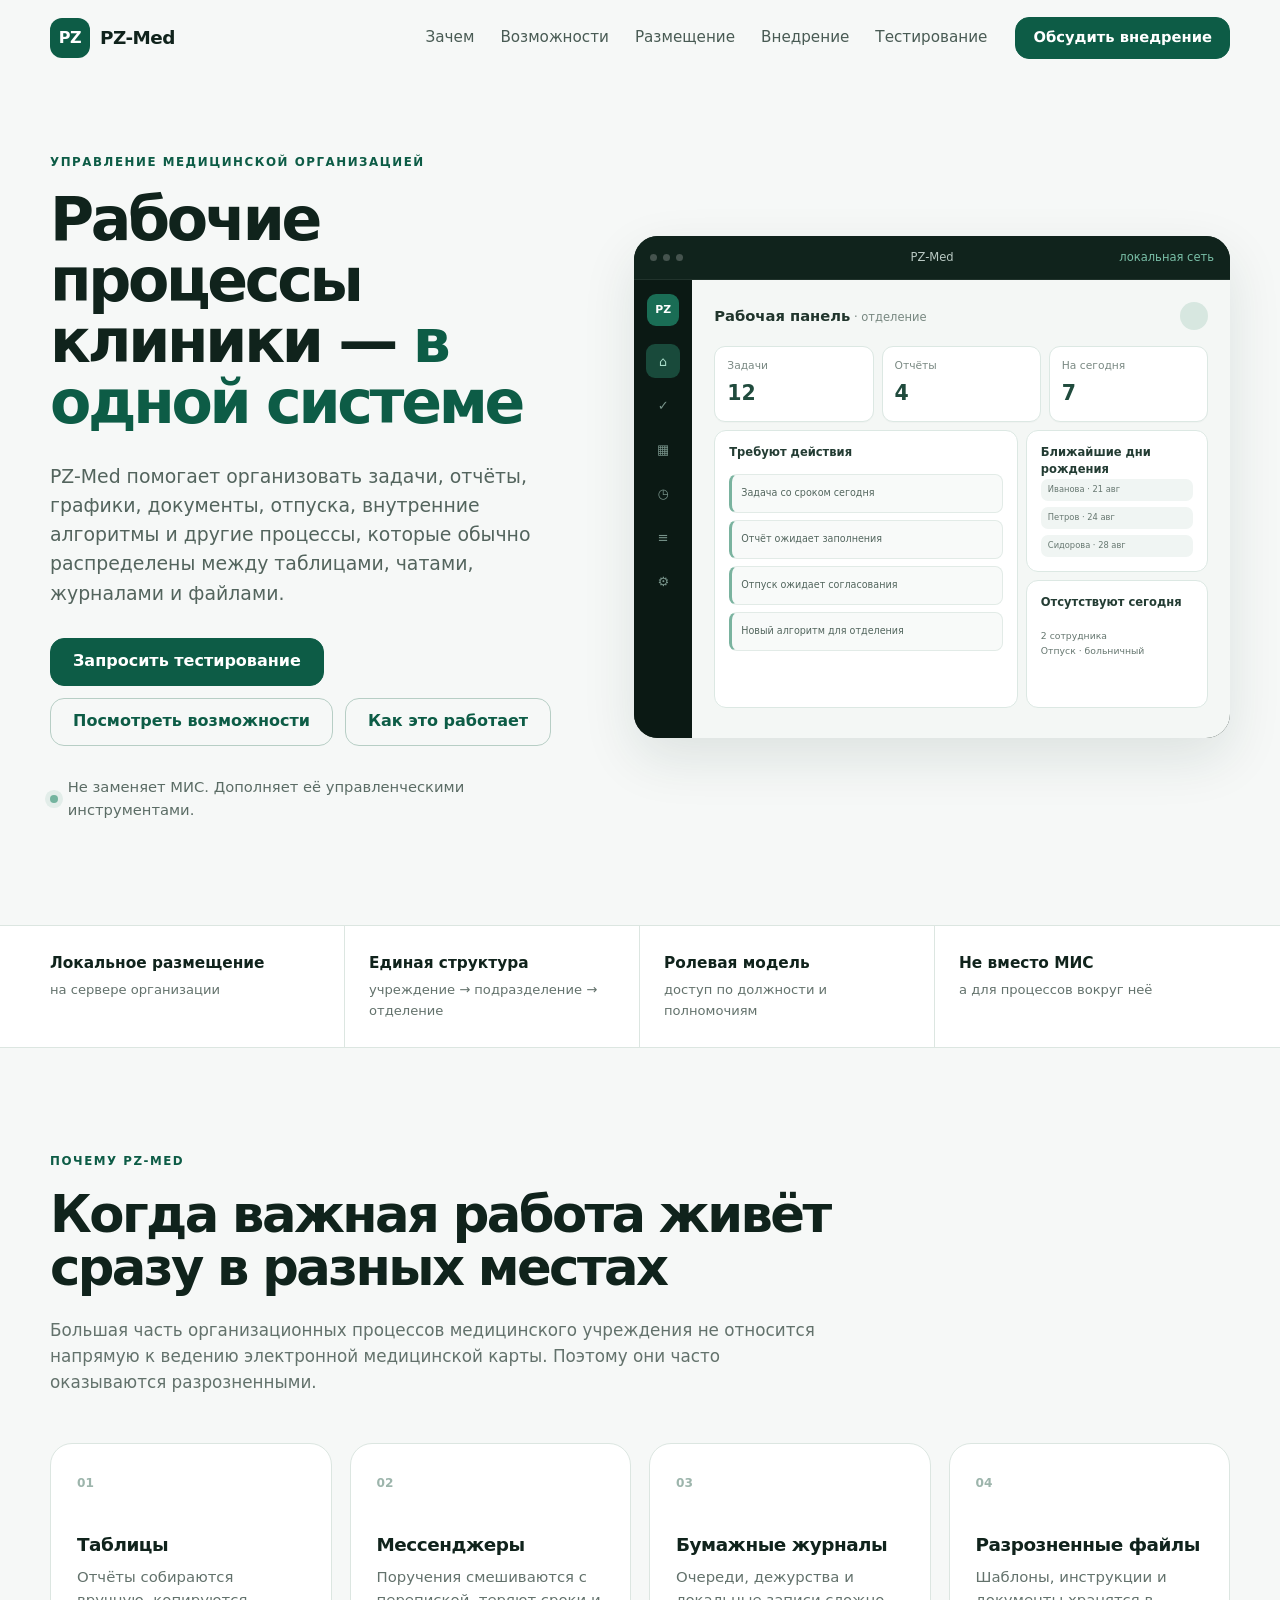
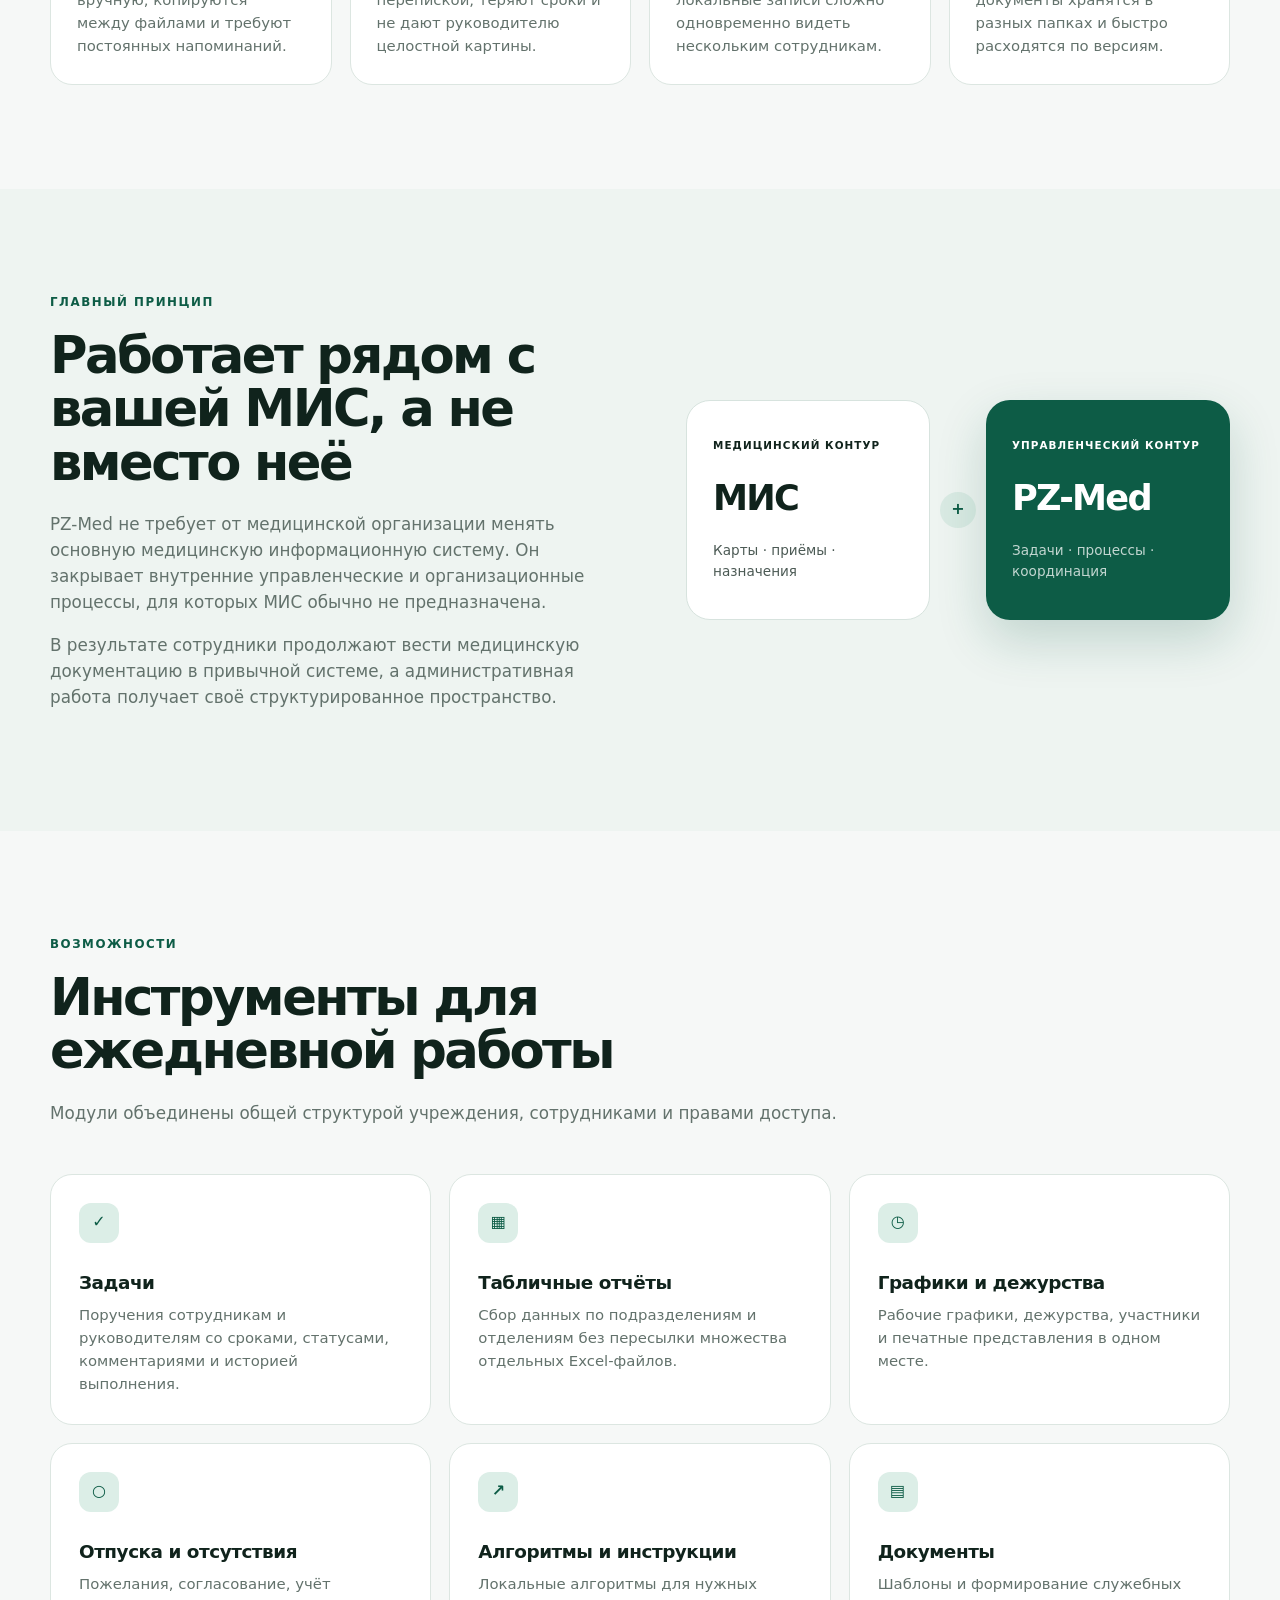
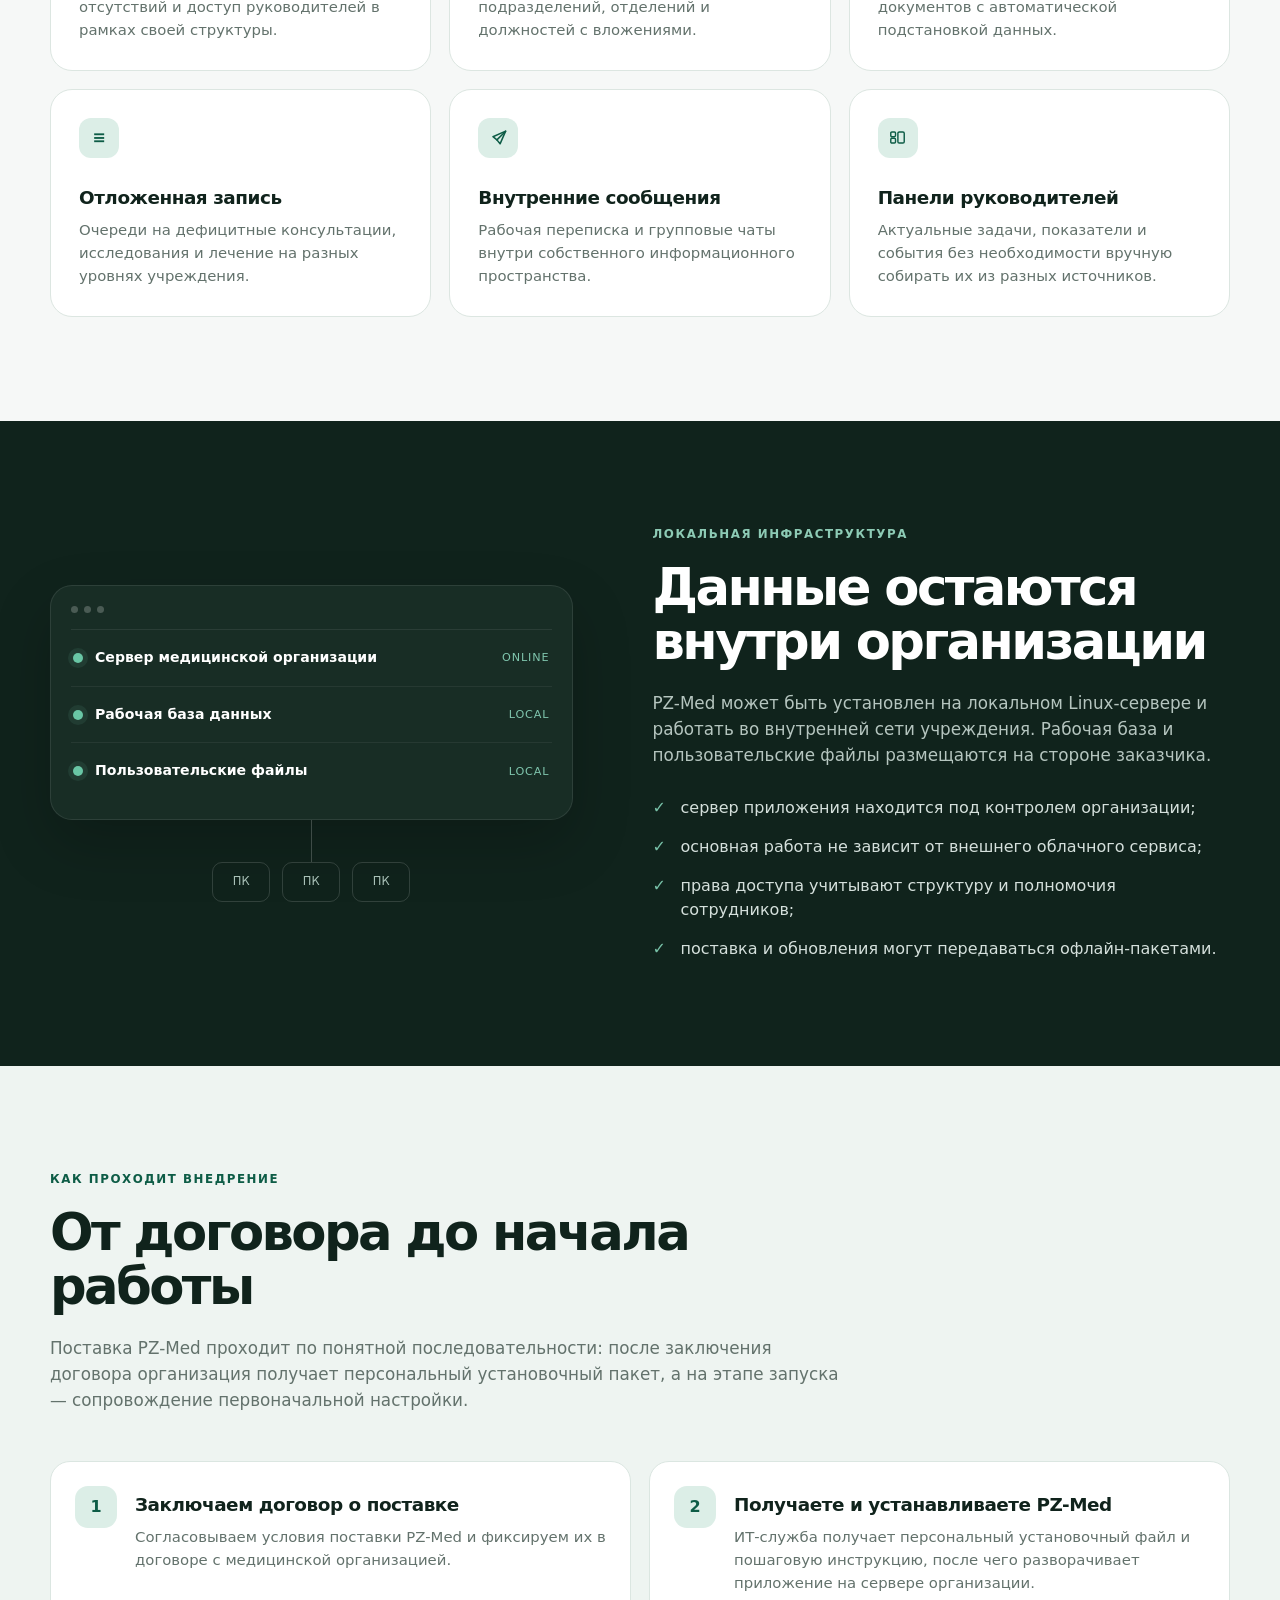
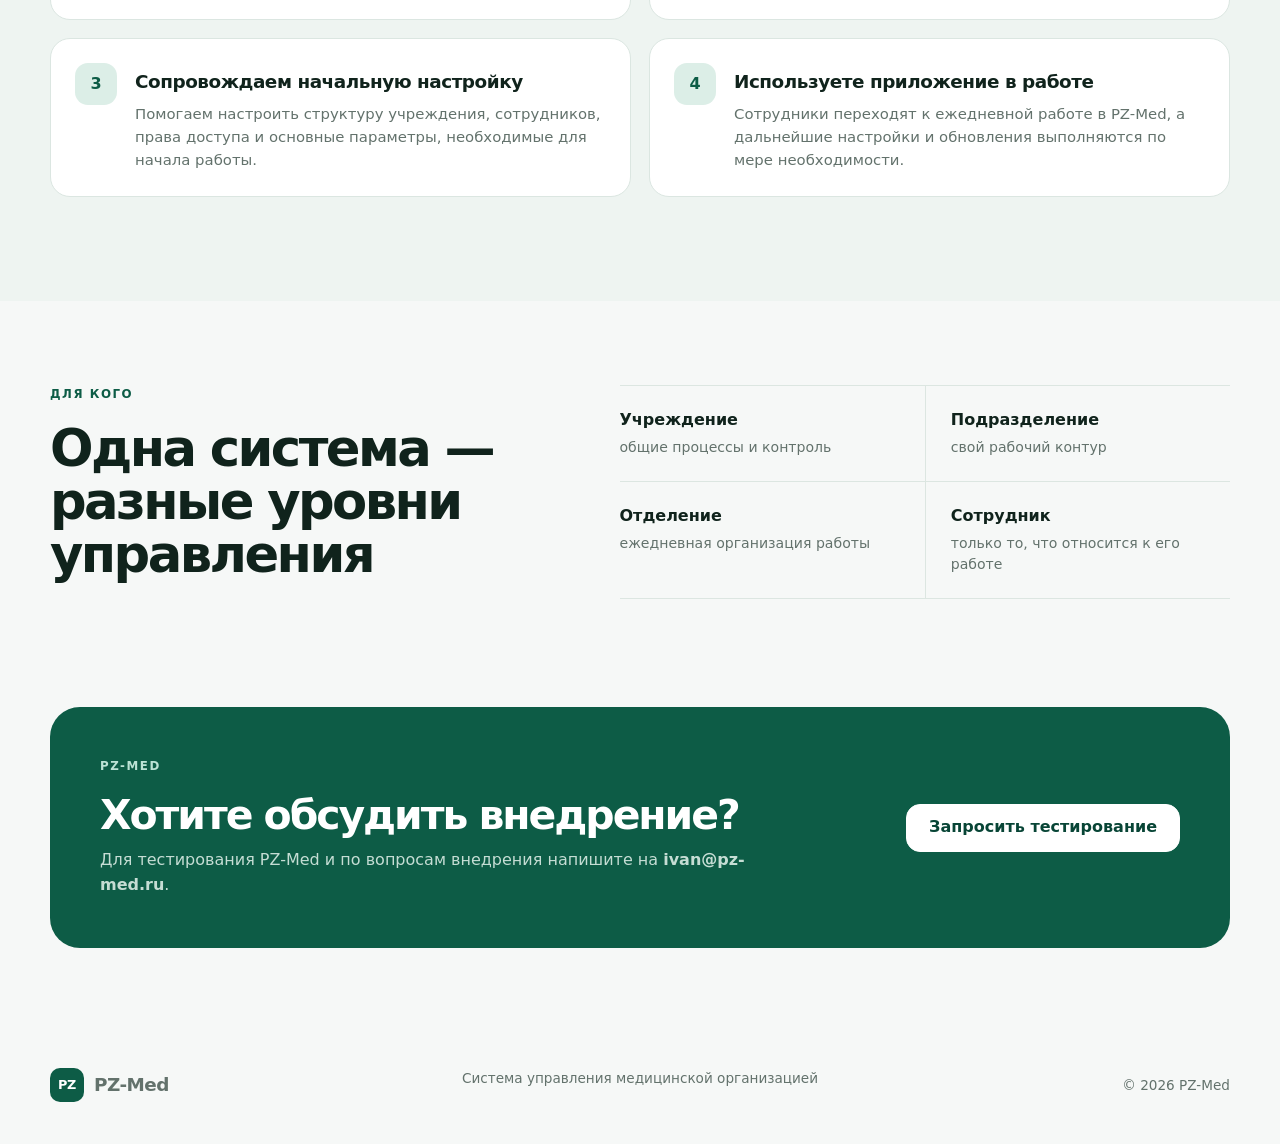
<file: index.html>
<!doctype html>
<html lang="ru">
<head>
  <meta charset="utf-8">
  <meta name="viewport" content="width=device-width, initial-scale=1">
  <title>PZ-Med — система управления медицинской организацией</title>
  <meta name="description" content="PZ-Med — локальная система управления медицинской организацией: задачи, отчёты, графики, отпуска, алгоритмы, документы, отложенная запись и управленческие процессы в едином рабочем пространстве.">
  <meta name="theme-color" content="#0d5c46">
  <meta property="og:type" content="website">
  <meta property="og:locale" content="ru_RU">
  <meta property="og:title" content="PZ-Med — система управления медицинской организацией">
  <meta property="og:description" content="Рабочие процессы медицинской организации — в единой локальной системе. PZ-Med работает рядом с МИС, а не вместо неё.">
  <meta property="og:url" content="https://pz-med.ru/">
  <link rel="canonical" href="https://pz-med.ru/">
  <link rel="icon" href="/assets/favicon.svg" type="image/svg+xml">
  <link rel="stylesheet" href="/assets/site.css?v=20260818-2">
  <script defer src="/assets/site.js"></script>
</head>
<body>
  <header class="site-header" data-header>
    <div class="shell header-inner">
      <a class="brand" href="#top" aria-label="PZ-Med — на главную">
        <span class="brand-mark" aria-hidden="true">PZ</span>
        <span class="brand-name">PZ-Med</span>
      </a>
      <nav class="nav" aria-label="Основная навигация">
        <a href="#why">Зачем</a>
        <a href="#capabilities">Возможности</a>
        <a href="#local">Размещение</a>
        <a href="#implementation">Внедрение</a>
      </nav>
      <a class="button button-small" href="#contact">Обсудить внедрение</a>
    </div>
  </header>

  <main id="top">
    <section class="hero section">
      <div class="shell hero-grid">
        <div class="hero-copy reveal">
          <div class="eyebrow">Управление медицинской организацией</div>
          <h1>Рабочие процессы клиники — <span>в одной системе</span></h1>
          <p class="hero-lead">PZ-Med помогает организовать задачи, отчёты, графики, документы, отпуска, внутренние алгоритмы и другие процессы, которые обычно распределены между таблицами, чатами, журналами и файлами.</p>
          <div class="hero-actions">
            <a class="button" href="#capabilities">Посмотреть возможности</a>
            <a class="button button-ghost" href="#principle">Как это работает</a>
          </div>
          <div class="hero-note">
            <span class="dot"></span>
            <span>Не заменяет МИС. Дополняет её управленческими инструментами.</span>
          </div>
        </div>

        <div class="product-window reveal" aria-label="Схематичный интерфейс PZ-Med">
          <div class="window-top">
            <div class="window-dots"><i></i><i></i><i></i></div>
            <span>PZ-Med</span>
            <span class="window-status">локальная сеть</span>
          </div>
          <div class="mock-layout">
            <aside class="mock-side">
              <div class="mock-logo">PZ</div>
              <span class="active"></span><span></span><span></span><span></span><span></span><span></span>
            </aside>
            <div class="mock-main">
              <div class="mock-heading"><b>Рабочая панель</b><em></em></div>
              <div class="stat-row">
                <div><small>Задачи</small><strong>12</strong></div>
                <div><small>Отчёты</small><strong>4</strong></div>
                <div><small>На сегодня</small><strong>7</strong></div>
              </div>
              <div class="mock-cards">
                <div class="mock-card mock-card-wide">
                  <div class="line lg"></div><div class="line"></div><div class="line sm"></div>
                  <div class="mini-table"><i></i><i></i><i></i><i></i></div>
                </div>
                <div class="mock-card">
                  <div class="line lg"></div><div class="line"></div><div class="line sm"></div>
                  <div class="badge-row"><i></i><i></i><i></i></div>
                </div>
                <div class="mock-card">
                  <div class="line lg"></div><div class="line"></div><div class="line"></div><div class="line sm"></div>
                </div>
              </div>
            </div>
          </div>
        </div>
      </div>
    </section>

    <section class="trust-strip" aria-label="Ключевые свойства">
      <div class="shell trust-grid">
        <div><strong>Локальное размещение</strong><span>на сервере организации</span></div>
        <div><strong>Единая структура</strong><span>учреждение → подразделение → отделение</span></div>
        <div><strong>Ролевая модель</strong><span>доступ по должности и полномочиям</span></div>
        <div><strong>Не вместо МИС</strong><span>а для процессов вокруг неё</span></div>
      </div>
    </section>

    <section class="section" id="why">
      <div class="shell">
        <div class="section-heading reveal">
          <div class="eyebrow">Почему PZ-Med</div>
          <h2>Когда важная работа живёт сразу в разных местах</h2>
          <p>Большая часть организационных процессов медицинского учреждения не относится напрямую к ведению электронной медицинской карты. Поэтому они часто оказываются разрозненными.</p>
        </div>
        <div class="problem-grid">
          <article class="problem reveal"><span>01</span><h3>Таблицы</h3><p>Отчёты собираются вручную, копируются между файлами и требуют постоянных напоминаний.</p></article>
          <article class="problem reveal"><span>02</span><h3>Мессенджеры</h3><p>Поручения смешиваются с перепиской, теряют сроки и не дают руководителю целостной картины.</p></article>
          <article class="problem reveal"><span>03</span><h3>Бумажные журналы</h3><p>Очереди, дежурства и локальные записи сложно одновременно видеть нескольким сотрудникам.</p></article>
          <article class="problem reveal"><span>04</span><h3>Разрозненные файлы</h3><p>Шаблоны, инструкции и документы хранятся в разных папках и быстро расходятся по версиям.</p></article>
        </div>
      </div>
    </section>

    <section class="section section-soft" id="principle">
      <div class="shell principle-grid">
        <div class="principle-copy reveal">
          <div class="eyebrow">Главный принцип</div>
          <h2>Работает рядом с вашей МИС, а не вместо неё</h2>
          <p>PZ-Med не требует от медицинской организации менять основную медицинскую информационную систему. Он закрывает внутренние управленческие и организационные процессы, для которых МИС обычно не предназначена.</p>
          <p>В результате сотрудники продолжают вести медицинскую документацию в привычной системе, а административная работа получает своё структурированное пространство.</p>
        </div>
        <div class="system-map reveal" aria-label="Схема взаимодействия PZ-Med и МИС">
          <div class="system-box muted"><small>Медицинский контур</small><strong>МИС</strong><span>Карты · приёмы · назначения</span></div>
          <div class="system-link"><span>+</span></div>
          <div class="system-box primary"><small>Управленческий контур</small><strong>PZ-Med</strong><span>Задачи · процессы · координация</span></div>
        </div>
      </div>
    </section>

    <section class="section" id="capabilities">
      <div class="shell">
        <div class="section-heading reveal">
          <div class="eyebrow">Возможности</div>
          <h2>Инструменты для ежедневной работы</h2>
          <p>Модули объединены общей структурой учреждения, сотрудниками и правами доступа.</p>
        </div>
        <div class="feature-grid">
          <article class="feature reveal"><div class="feature-icon">✓</div><h3>Задачи</h3><p>Поручения сотрудникам и руководителям со сроками, статусами, комментариями и историей выполнения.</p></article>
          <article class="feature reveal"><div class="feature-icon">▦</div><h3>Табличные отчёты</h3><p>Сбор данных по подразделениям и отделениям без пересылки множества отдельных Excel-файлов.</p></article>
          <article class="feature reveal"><div class="feature-icon">◷</div><h3>Графики и дежурства</h3><p>Рабочие графики, дежурства, участники и печатные представления в одном месте.</p></article>
          <article class="feature reveal"><div class="feature-icon">○</div><h3>Отпуска и отсутствия</h3><p>Пожелания, согласование, учёт отсутствий и доступ руководителей в рамках своей структуры.</p></article>
          <article class="feature reveal"><div class="feature-icon">↗</div><h3>Алгоритмы и инструкции</h3><p>Локальные алгоритмы для нужных подразделений, отделений и должностей с вложениями.</p></article>
          <article class="feature reveal"><div class="feature-icon">▤</div><h3>Документы</h3><p>Шаблоны и формирование служебных документов с автоматической подстановкой данных.</p></article>
          <article class="feature reveal"><div class="feature-icon">≡</div><h3>Отложенная запись</h3><p>Очереди на дефицитные консультации, исследования и лечение на разных уровнях учреждения.</p></article>
          <article class="feature reveal"><div class="feature-icon"><svg viewBox="0 0 24 24" width="19" height="19" aria-hidden="true" fill="none"><path d="M21 4L10 15" stroke="currentColor" stroke-width="1.9" stroke-linecap="round" stroke-linejoin="round"/><path d="M21 4L14 20L10 15L5 11L21 4Z" stroke="currentColor" stroke-width="1.9" stroke-linecap="round" stroke-linejoin="round"/></svg></div><h3>Внутренние сообщения</h3><p>Рабочая переписка и групповые чаты внутри собственного информационного пространства.</p></article>
          <article class="feature reveal"><div class="feature-icon"><svg viewBox="0 0 24 24" width="19" height="19" aria-hidden="true" fill="none"><rect x="3.5" y="5" width="6" height="6" rx="1.4" stroke="currentColor" stroke-width="1.8"/><rect x="3.5" y="13" width="6" height="6" rx="1.4" stroke="currentColor" stroke-width="1.8"/><rect x="12.5" y="5" width="8" height="14" rx="1.7" stroke="currentColor" stroke-width="1.8"/></svg></div><h3>Панели руководителей</h3><p>Актуальные задачи, показатели и события без необходимости вручную собирать их из разных источников.</p></article>
        </div>
      </div>
    </section>

    <section class="section local-section" id="local">
      <div class="shell local-grid">
        <div class="local-visual reveal">
          <div class="server-card">
            <div class="server-head"><span></span><span></span><span></span></div>
            <div class="server-row"><i></i><b>Сервер медицинской организации</b><em>online</em></div>
            <div class="server-row"><i></i><b>Рабочая база данных</b><em>local</em></div>
            <div class="server-row"><i></i><b>Пользовательские файлы</b><em>local</em></div>
          </div>
          <div class="network-line"></div>
          <div class="network-devices"><span>ПК</span><span>ПК</span><span>ПК</span></div>
        </div>
        <div class="local-copy reveal">
          <div class="eyebrow">Локальная инфраструктура</div>
          <h2>Данные остаются внутри организации</h2>
          <p>PZ-Med может быть установлен на локальном Linux-сервере и работать во внутренней сети учреждения. Рабочая база и пользовательские файлы размещаются на стороне заказчика.</p>
          <ul class="check-list">
            <li>сервер приложения находится под контролем организации;</li>
            <li>основная работа не зависит от внешнего облачного сервиса;</li>
            <li>права доступа учитывают структуру и полномочия сотрудников;</li>
            <li>поставка и обновления могут передаваться офлайн-пакетами.</li>
          </ul>
        </div>
      </div>
    </section>

    <section class="section section-soft" id="implementation">
      <div class="shell">
        <div class="section-heading reveal">
          <div class="eyebrow">Как проходит внедрение</div>
          <h2>От договора до начала работы</h2>
          <p>Поставка PZ-Med проходит по понятной последовательности: после заключения договора организация получает персональный установочный пакет, а на этапе запуска — сопровождение первоначальной настройки.</p>
        </div>
        <div class="steps">
          <div class="step reveal"><span>1</span><div><h3>Заключаем договор о поставке</h3><p>Согласовываем условия поставки PZ-Med и фиксируем их в договоре с медицинской организацией.</p></div></div>
          <div class="step reveal"><span>2</span><div><h3>Получаете и устанавливаете PZ-Med</h3><p>ИТ-служба получает персональный установочный файл и пошаговую инструкцию, после чего разворачивает приложение на сервере организации.</p></div></div>
          <div class="step reveal"><span>3</span><div><h3>Сопровождаем начальную настройку</h3><p>Помогаем настроить структуру учреждения, сотрудников, права доступа и основные параметры, необходимые для начала работы.</p></div></div>
          <div class="step reveal"><span>4</span><div><h3>Используете приложение в работе</h3><p>Сотрудники переходят к ежедневной работе в PZ-Med, а дальнейшие настройки и обновления выполняются по мере необходимости.</p></div></div>
        </div>
      </div>
    </section>

    <section class="section audience-section">
      <div class="shell audience-grid">
        <div class="reveal"><div class="eyebrow">Для кого</div><h2>Одна система — разные уровни управления</h2></div>
        <div class="audience-list reveal">
          <div><strong>Учреждение</strong><span>общие процессы и контроль</span></div>
          <div><strong>Подразделение</strong><span>свой рабочий контур</span></div>
          <div><strong>Отделение</strong><span>ежедневная организация работы</span></div>
          <div><strong>Сотрудник</strong><span>только то, что относится к его работе</span></div>
        </div>
      </div>
    </section>

    <section class="contact-section" id="contact">
      <div class="shell contact-card reveal">
        <div>
          <div class="eyebrow light">PZ-Med</div>
          <h2>Хотите обсудить внедрение?</h2>
          <p>Контактные данные и форма запроса будут добавлены перед публичным запуском сайта.</p>
        </div>
        <a class="button button-light" href="#top">Посмотреть сайт ещё раз</a>
      </div>
    </section>
  </main>

  <footer class="site-footer">
    <div class="shell footer-inner">
      <a class="brand brand-footer" href="#top"><span class="brand-mark">PZ</span><span class="brand-name">PZ-Med</span></a>
      <p>Система управления медицинской организацией</p>
      <span>© <span data-year></span> PZ-Med</span>
    </div>
  </footer>
</body>
</html>
</file>
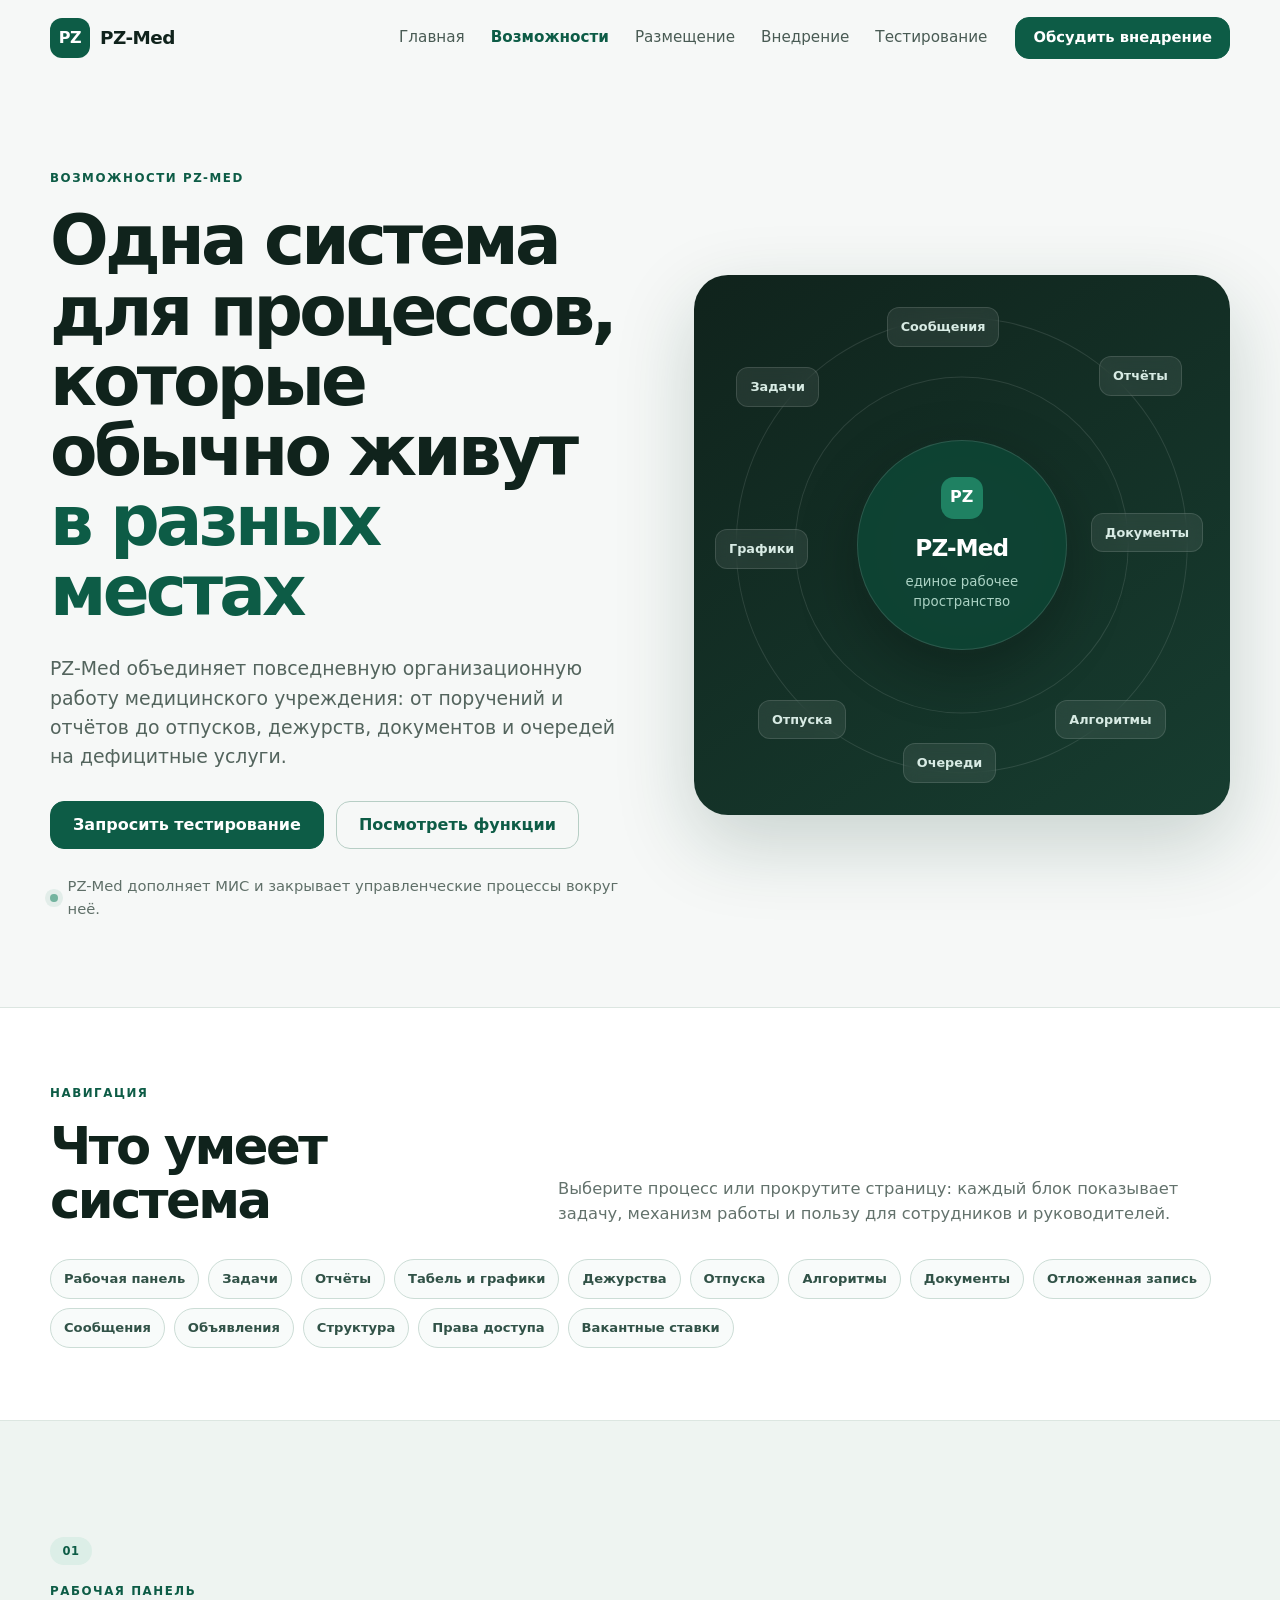
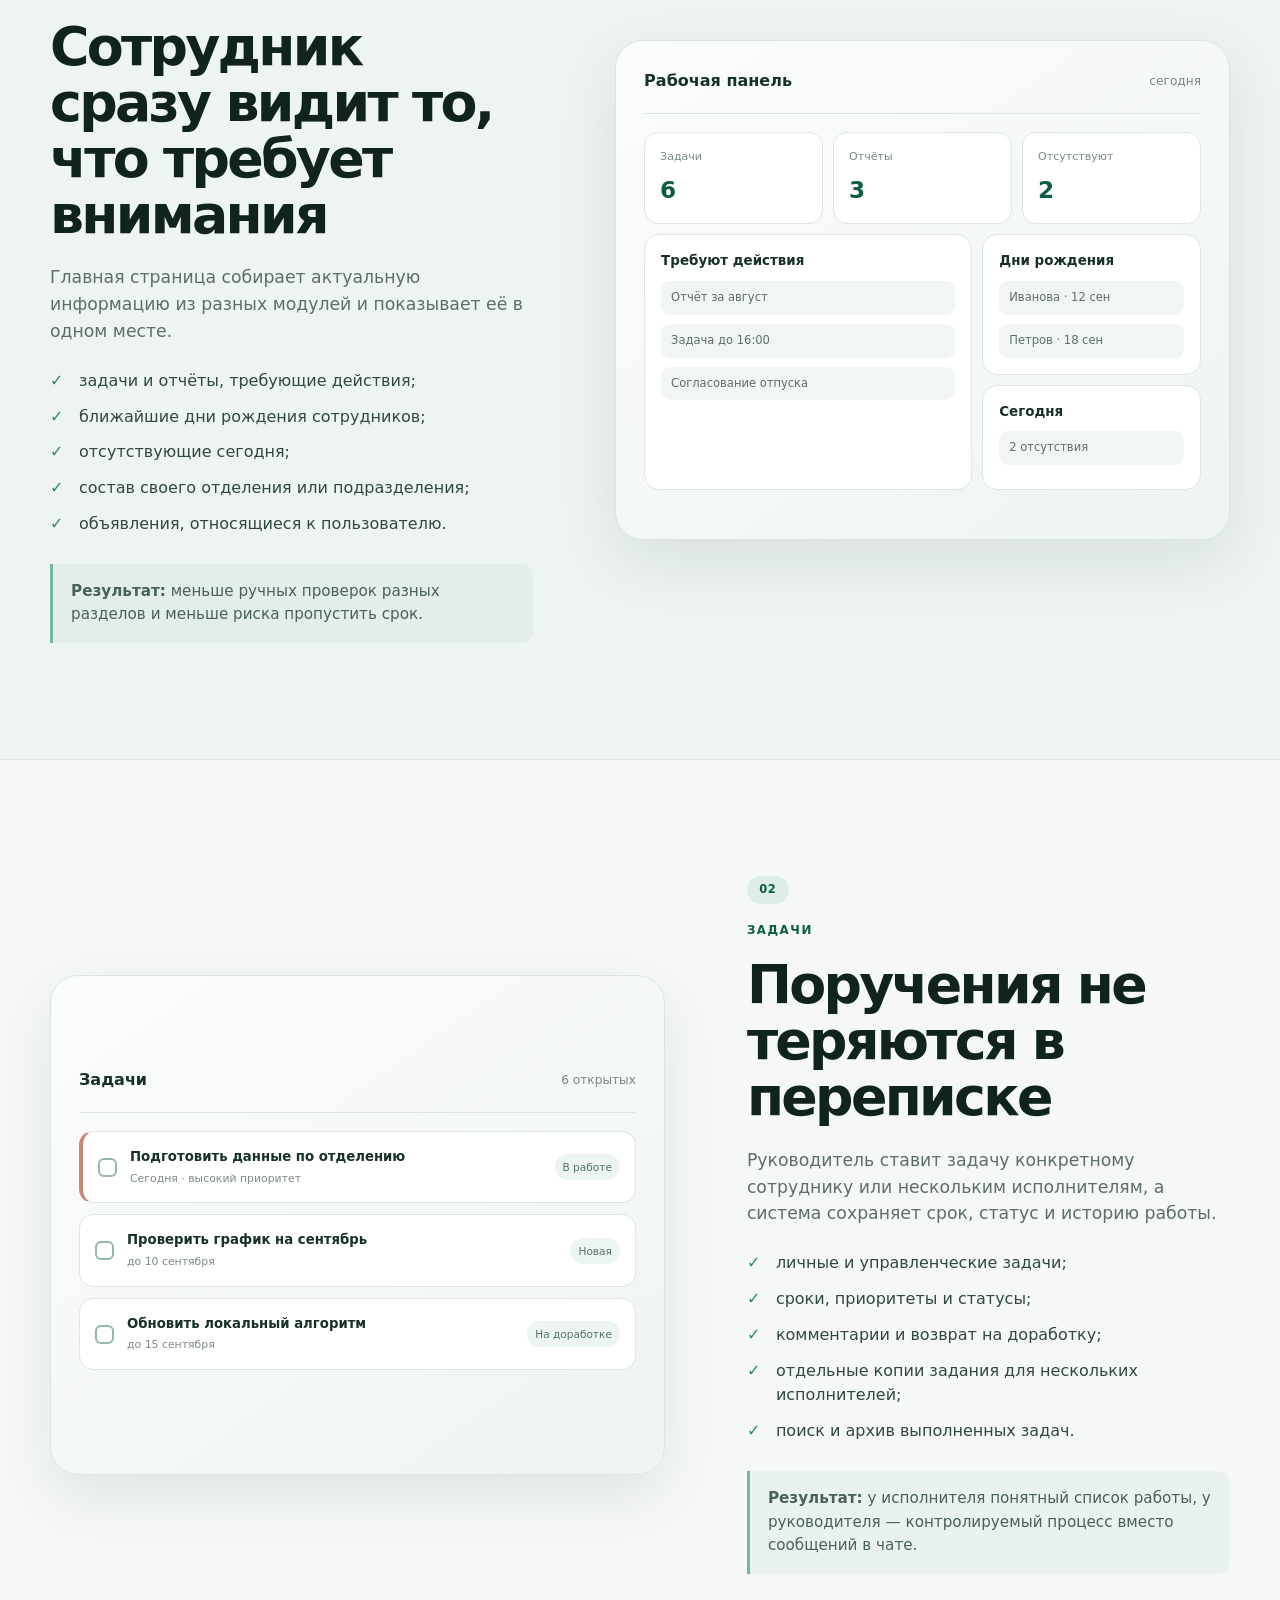
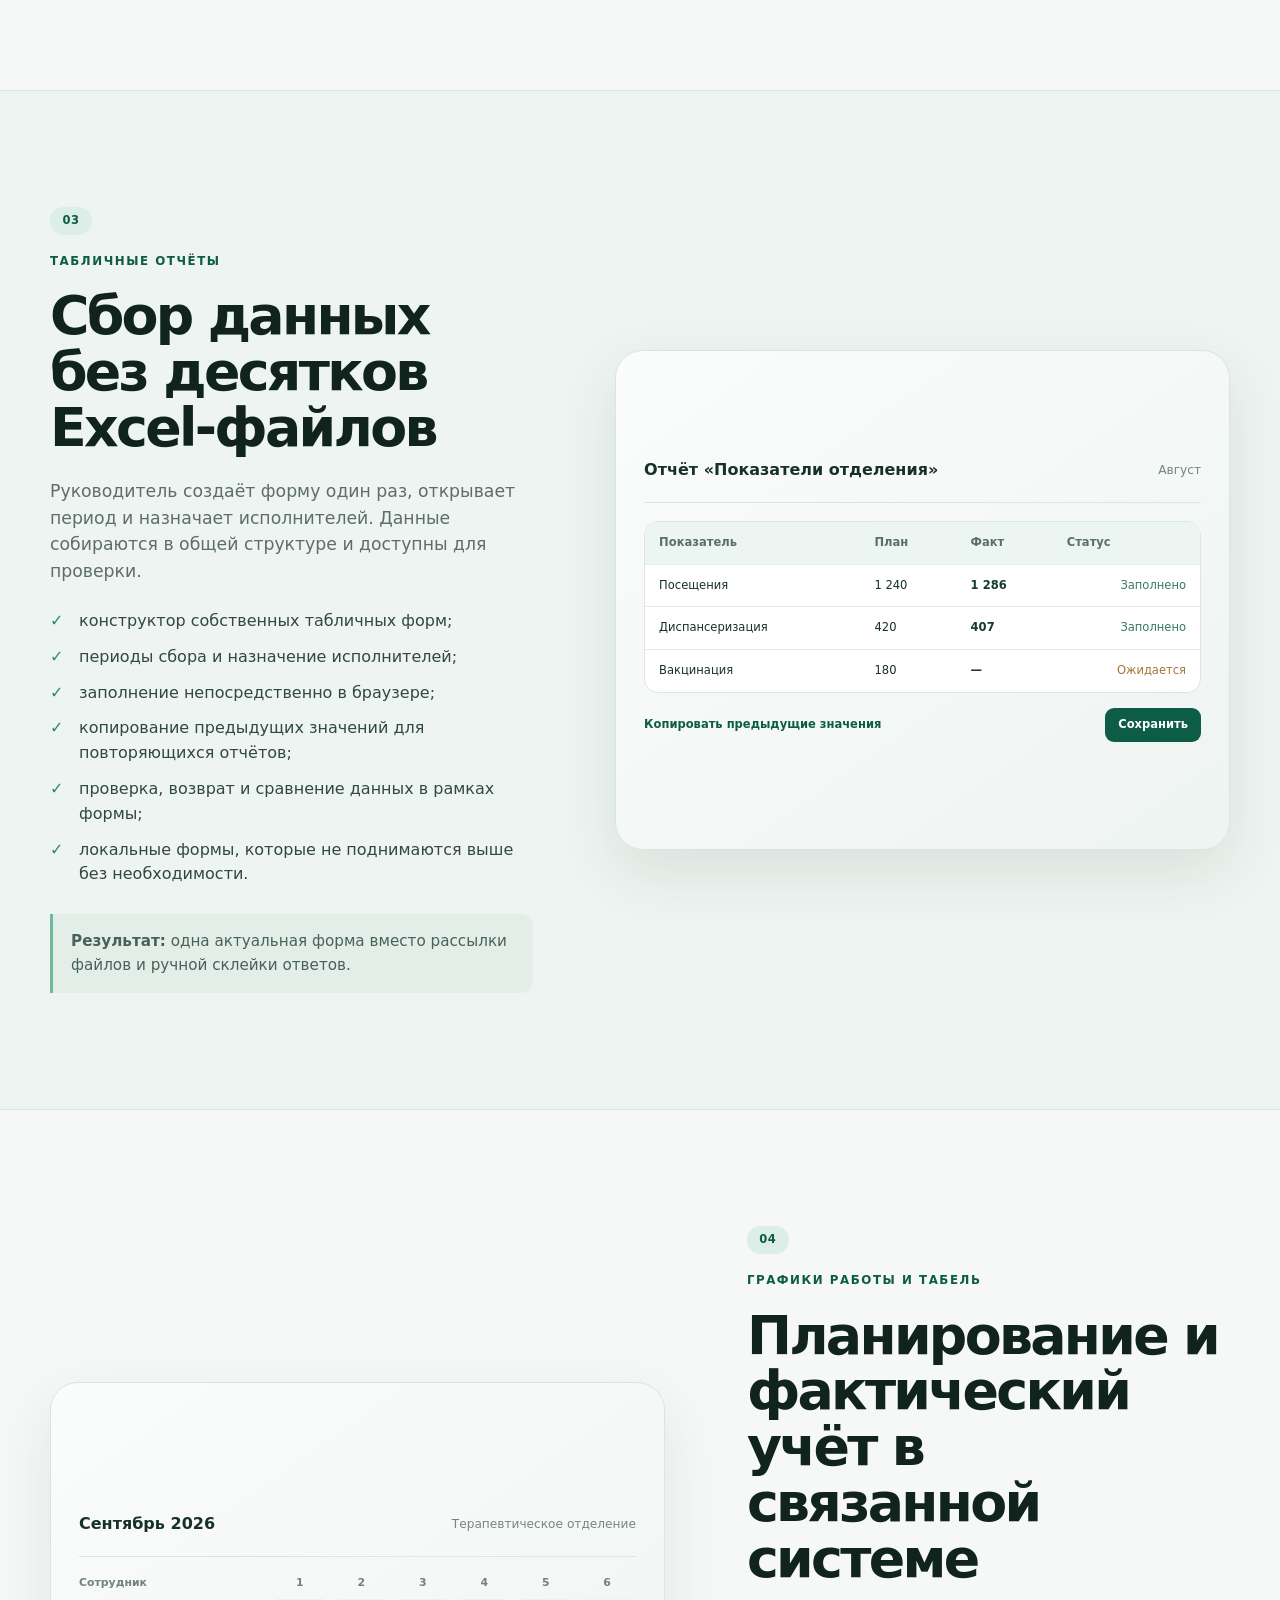
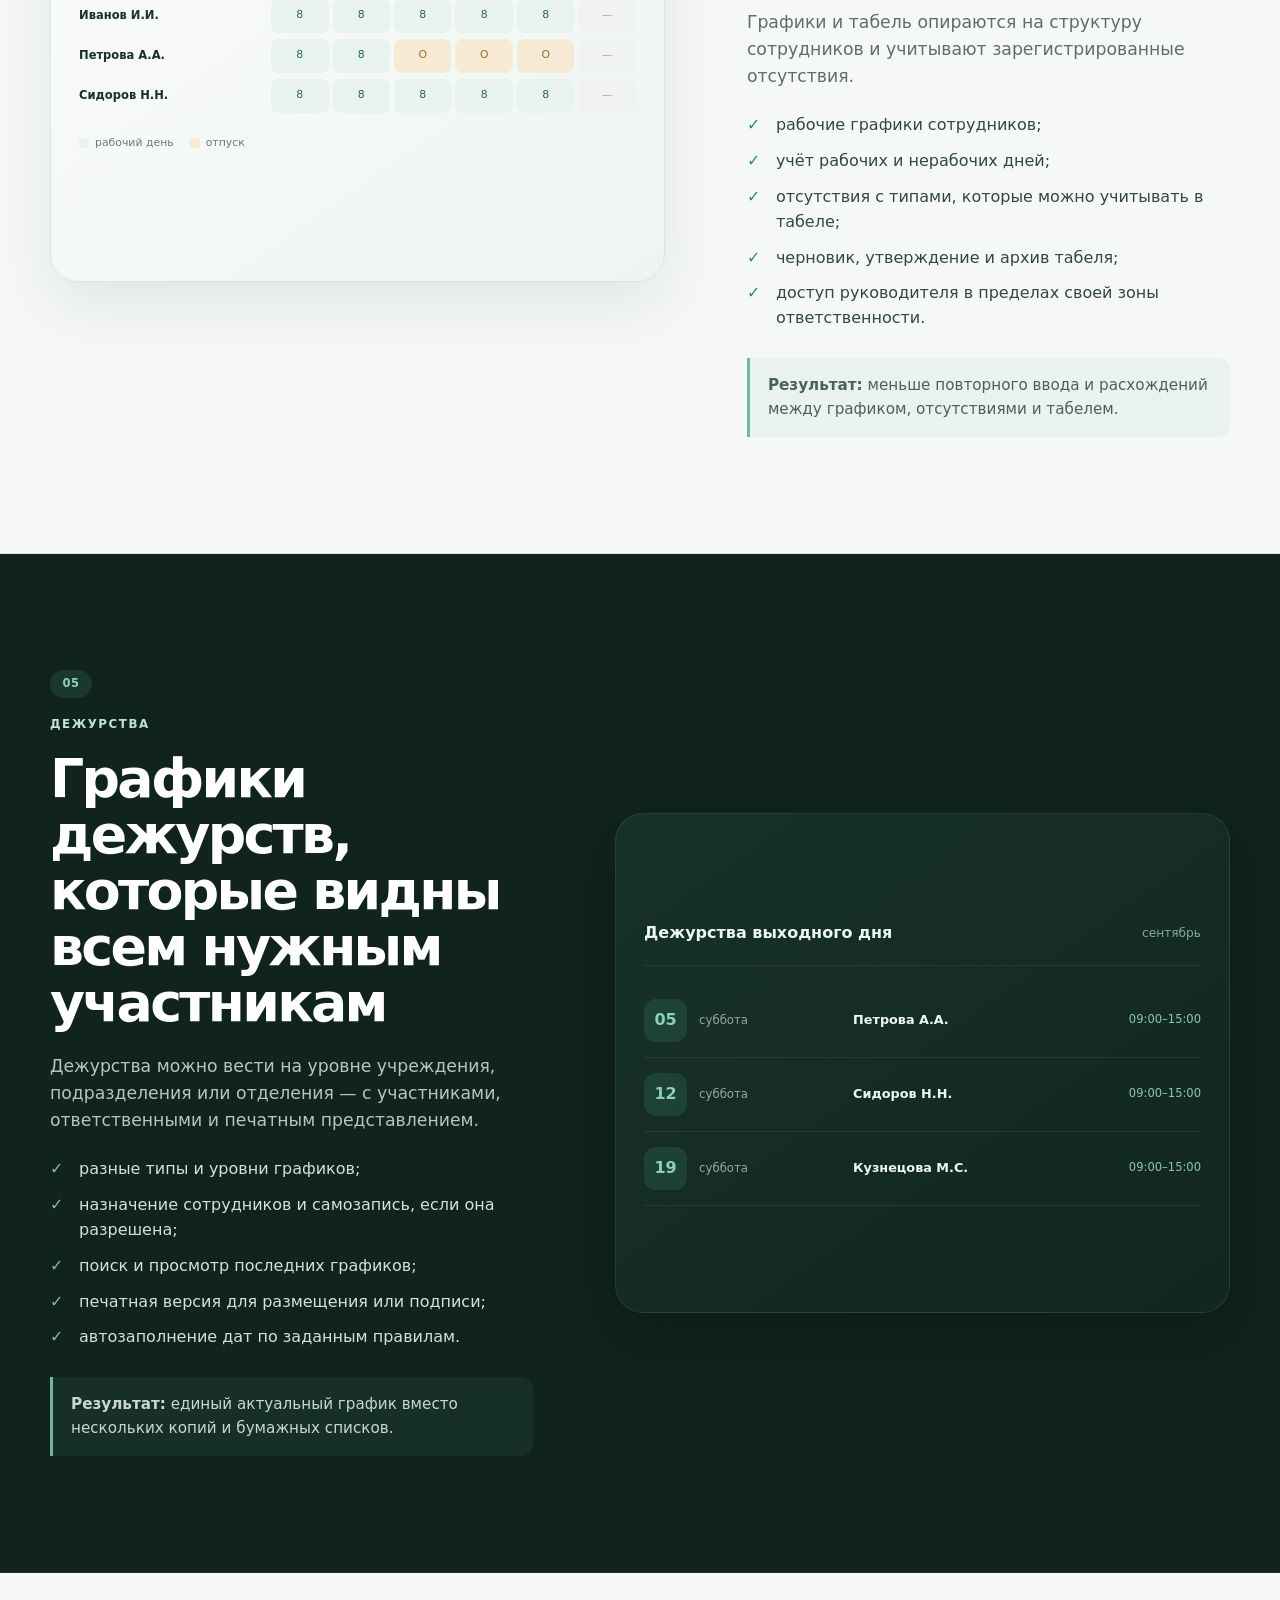
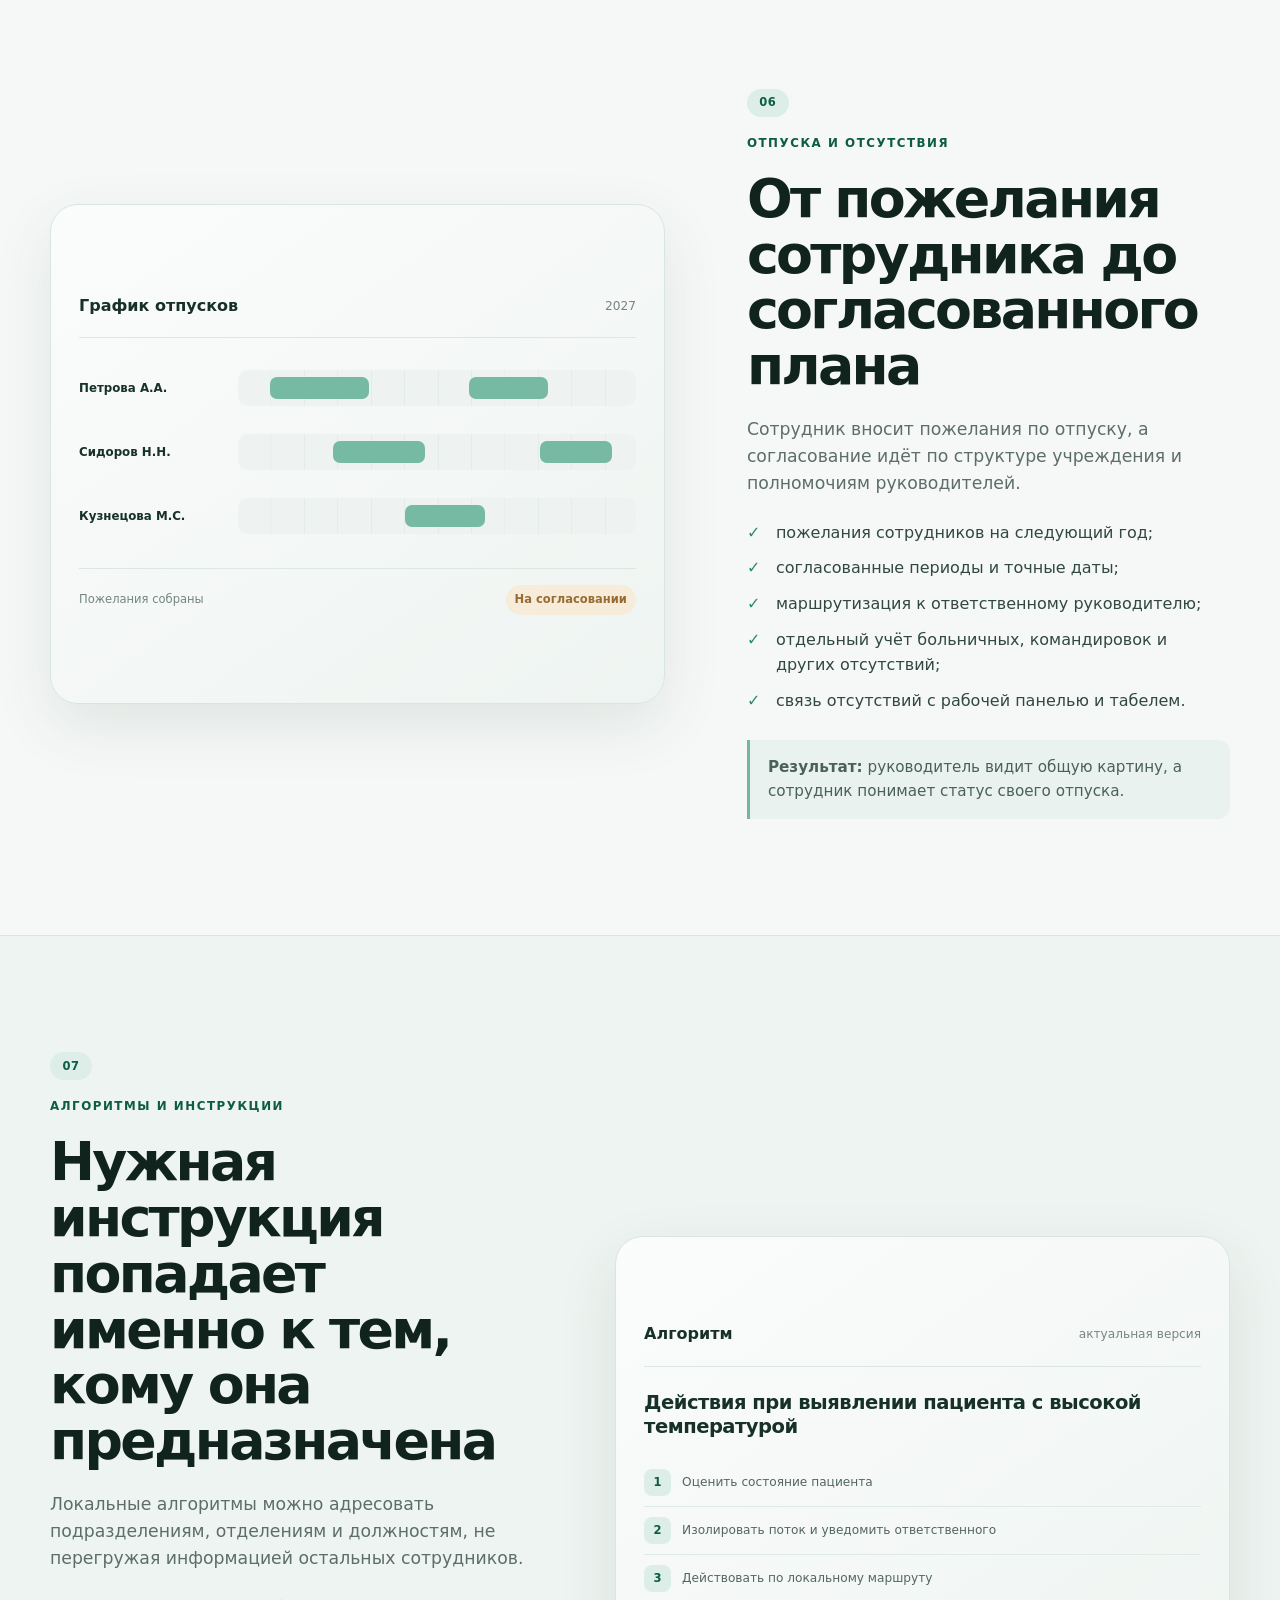
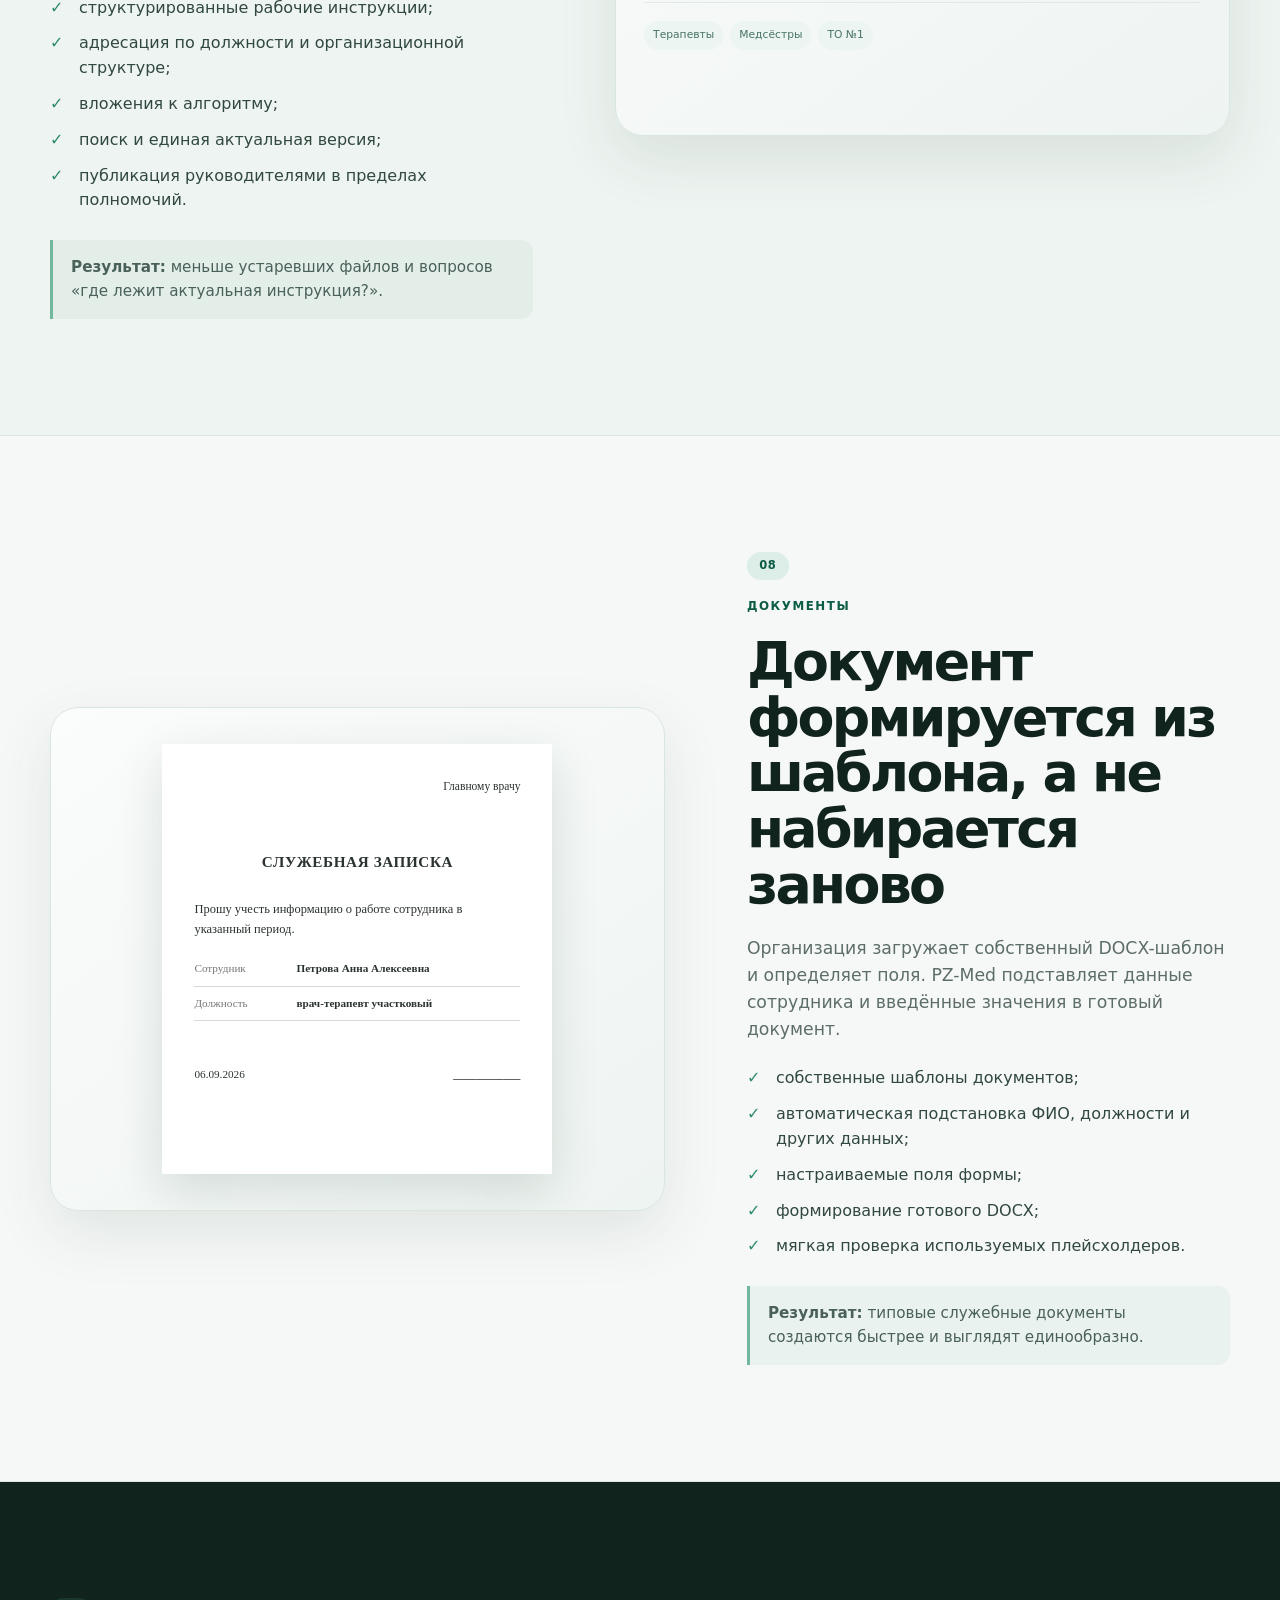
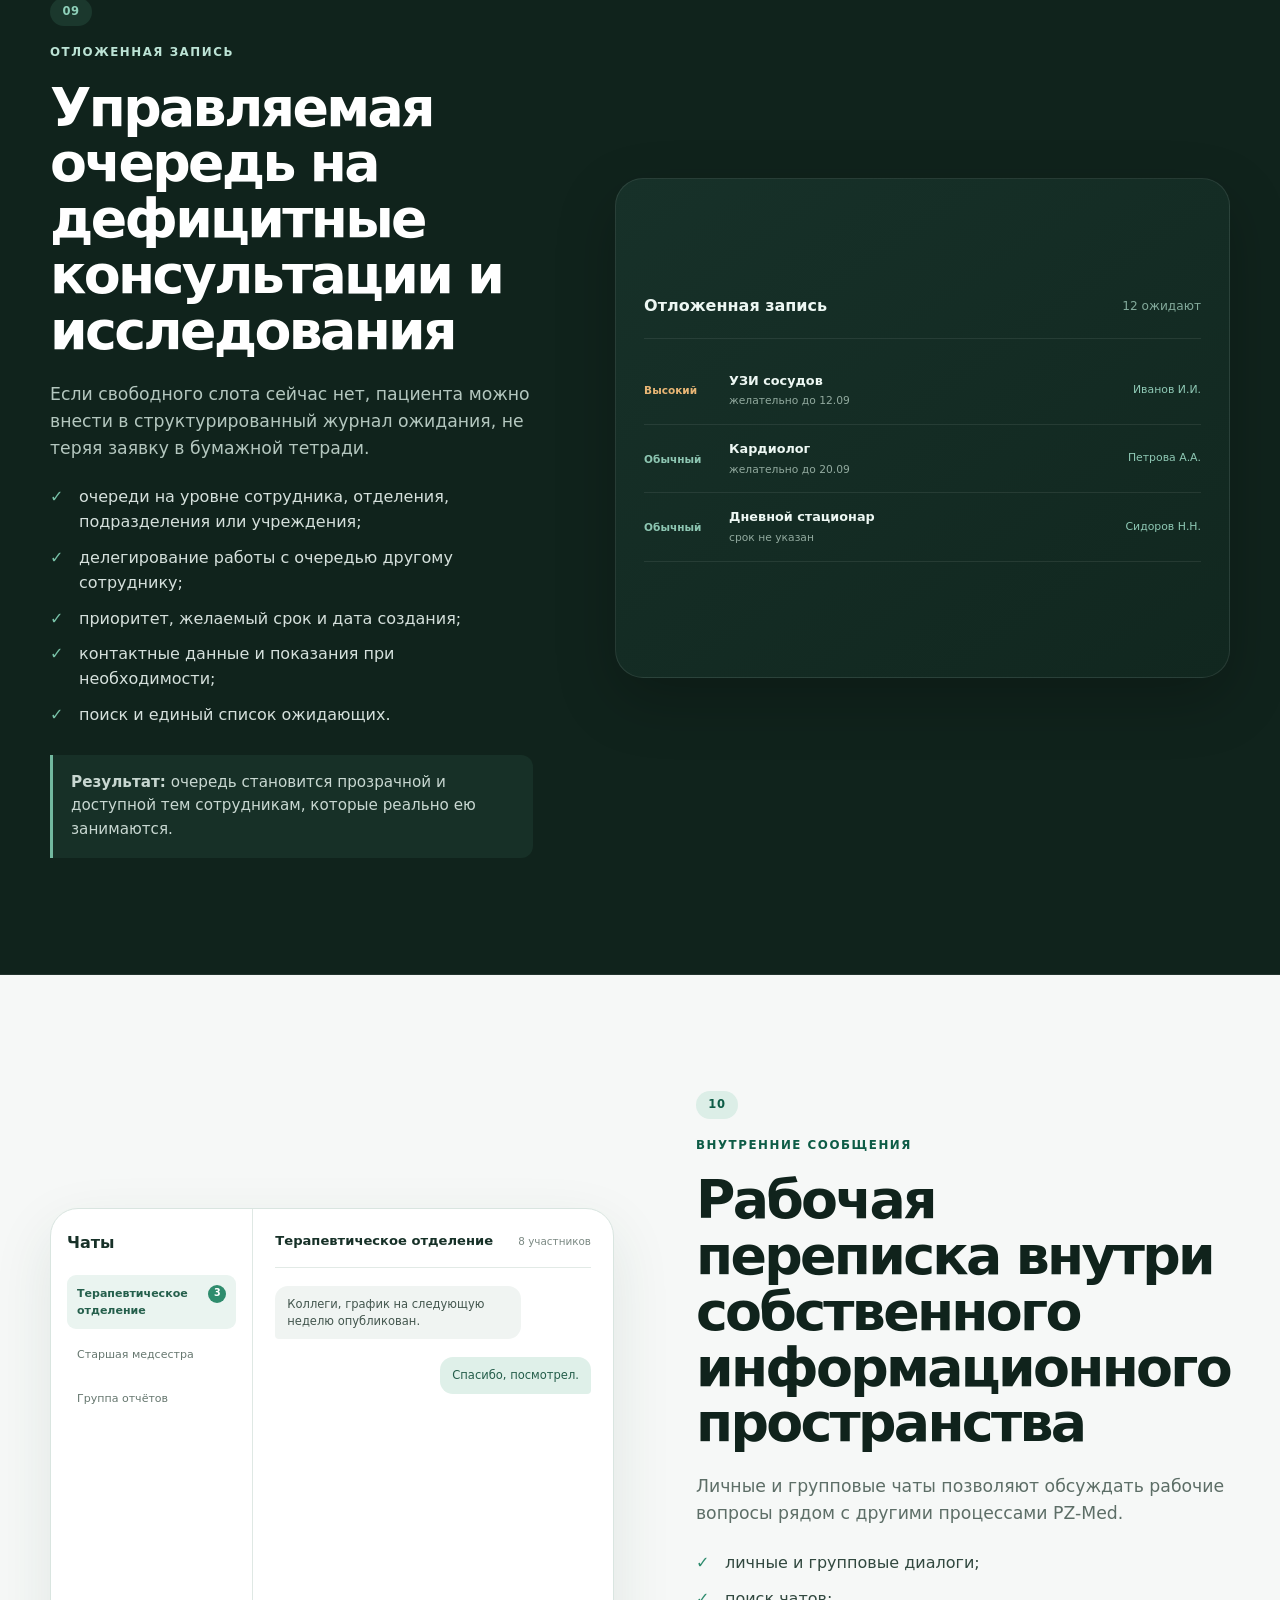
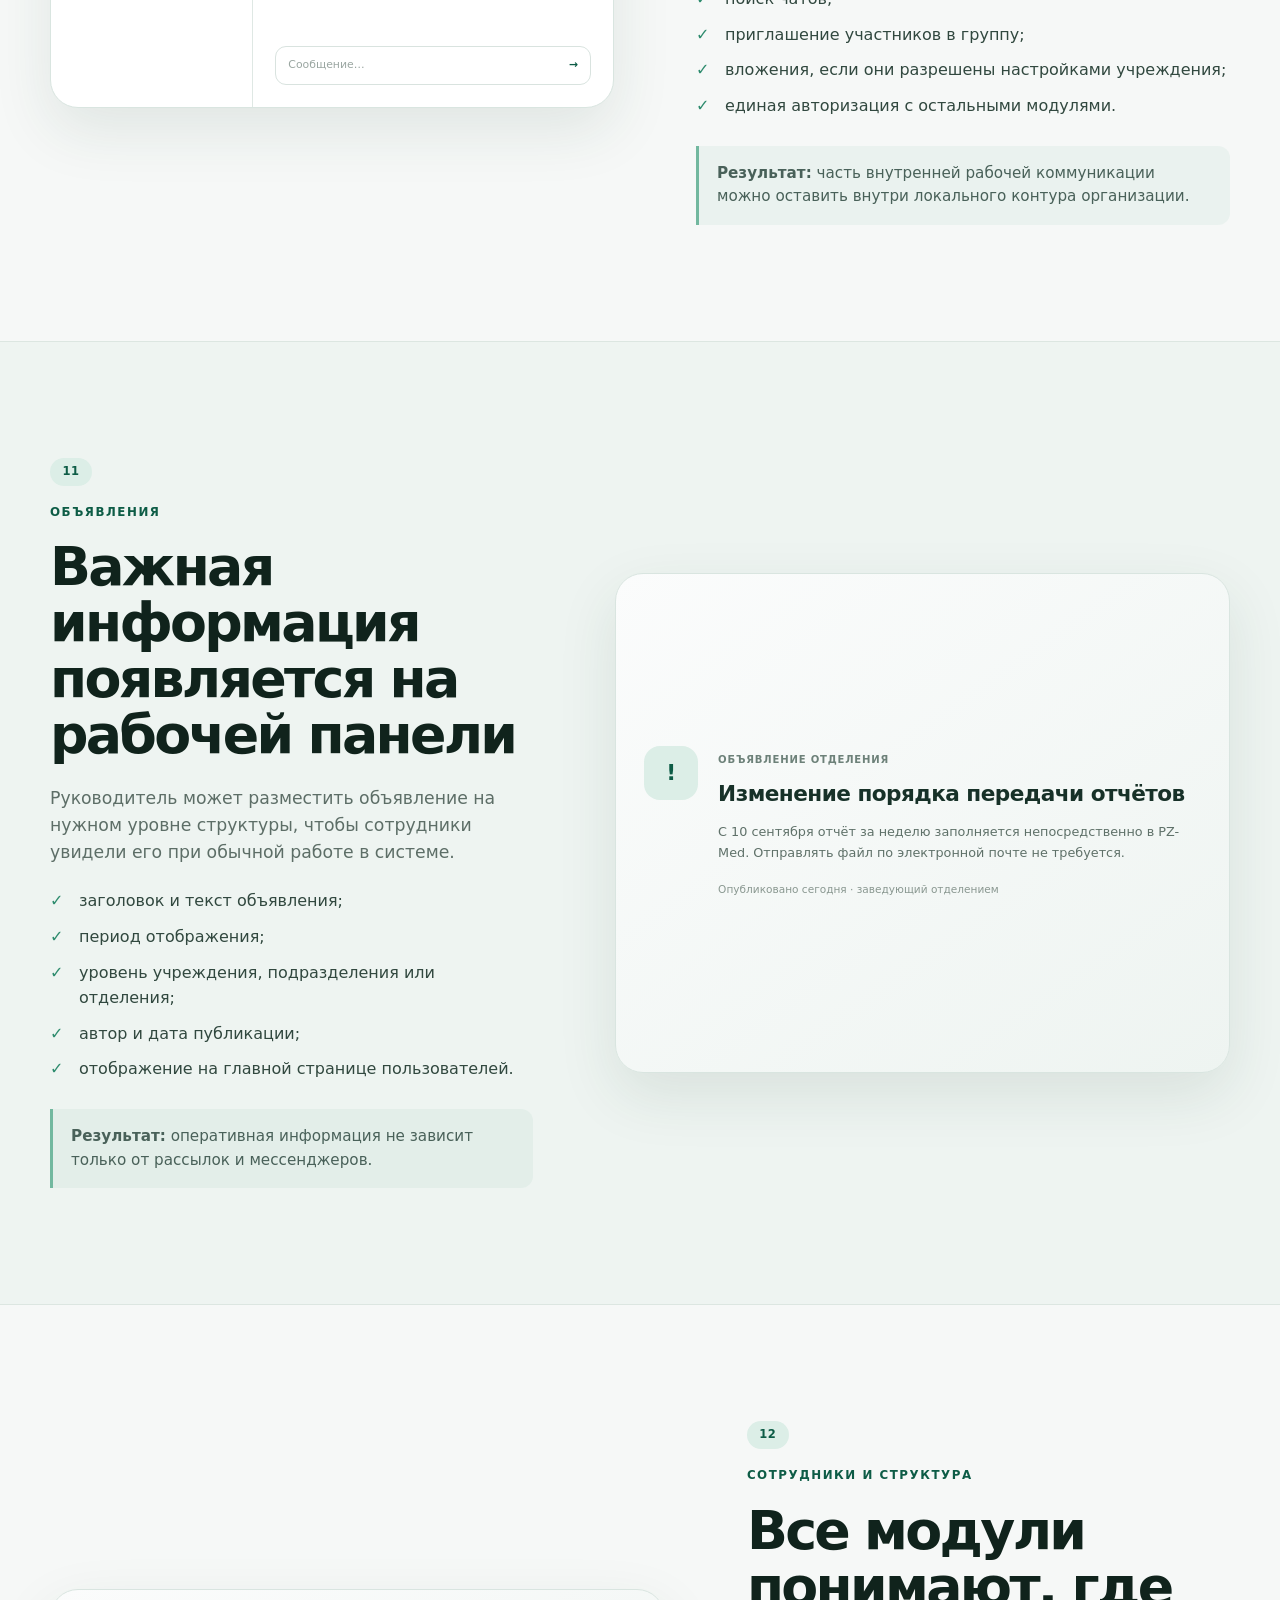
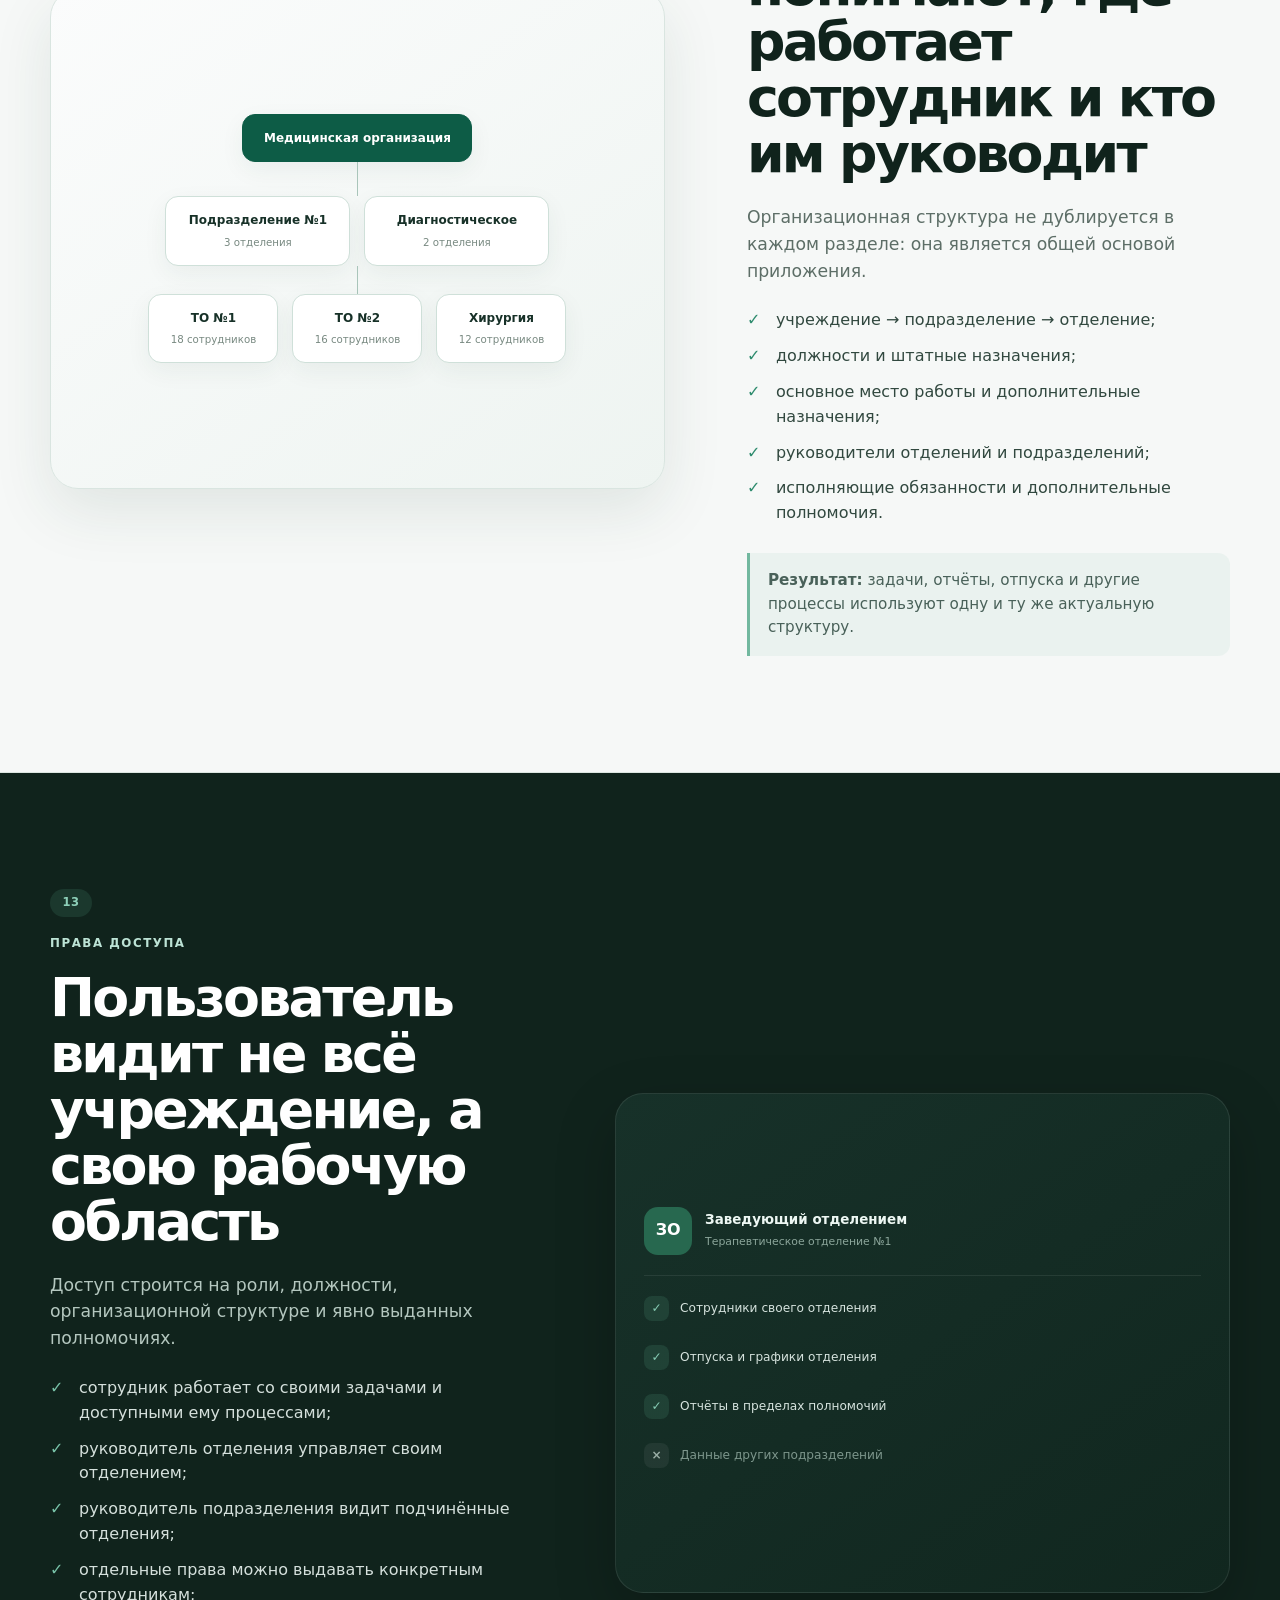
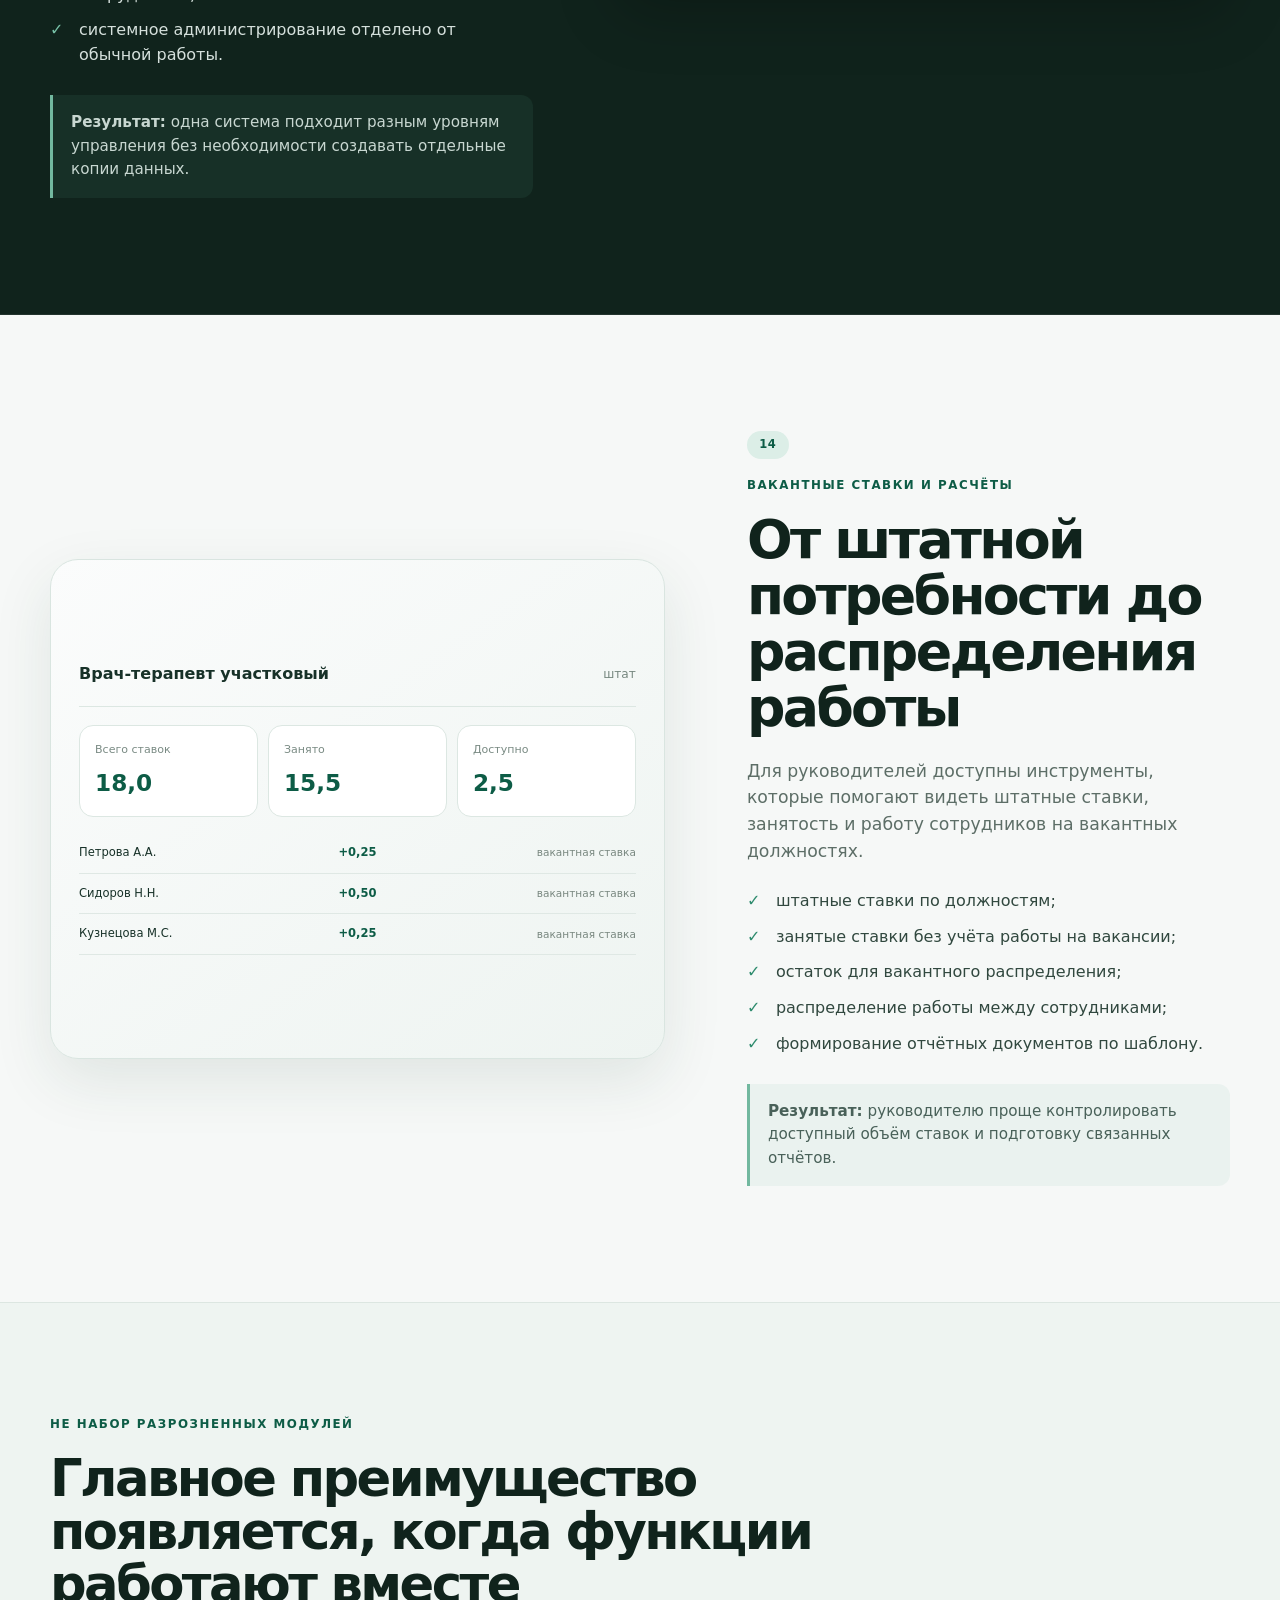
<file: functions/index.html>
<!doctype html>
<html lang="ru">
<head>
  <meta charset="utf-8">
  <meta name="viewport" content="width=device-width, initial-scale=1">
  <title>Возможности PZ-Med — подробная презентация функций</title>
  <meta name="description" content="Подробная презентация возможностей PZ-Med: рабочая панель, задачи, отчёты, табель, графики, дежурства, отпуска, алгоритмы, документы, отложенная запись, сообщения и управление структурой медицинской организации.">
  <meta name="theme-color" content="#0d5c46">
  <meta property="og:type" content="website">
  <meta property="og:locale" content="ru_RU">
  <meta property="og:title" content="Возможности PZ-Med">
  <meta property="og:description" content="Как PZ-Med организует ежедневные управленческие процессы медицинской организации.">
  <meta property="og:url" content="https://pz-med.ru/functions/">
  <link rel="canonical" href="https://pz-med.ru/functions/">
  <link rel="icon" href="/assets/favicon.svg" type="image/svg+xml">
  <link rel="stylesheet" href="/assets/site.css?v=20260906-1">
  <link rel="stylesheet" href="/assets/functions.css?v=20260906-1">
  <script defer src="/assets/site.js?v=20260906-1"></script>
</head>
<body class="functions-page">
  <header class="site-header" data-header>
    <div class="shell header-inner">
      <a class="brand" href="/" aria-label="PZ-Med — на главную">
        <span class="brand-mark" aria-hidden="true">PZ</span>
        <span class="brand-name">PZ-Med</span>
      </a>
      <nav class="nav" aria-label="Основная навигация">
        <a href="/">Главная</a>
        <a href="/functions/" aria-current="page">Возможности</a>
        <a href="/#local">Размещение</a>
        <a href="/#implementation">Внедрение</a>
        <a href="/demo/" target="_blank" rel="noopener" data-demo-link>Демо</a>
      </nav>
      <a class="button button-small" href="/#contact">Обсудить внедрение</a>
    </div>
  </header>

  <main>
    <section class="functions-hero">
      <div class="shell functions-hero__grid">
        <div class="functions-hero__copy reveal">
          <div class="eyebrow">Возможности PZ-Med</div>
          <h1>Одна система для процессов, которые обычно живут <span>в разных местах</span></h1>
          <p class="functions-hero__lead">PZ-Med объединяет повседневную организационную работу медицинского учреждения: от поручений и отчётов до отпусков, дежурств, документов и очередей на дефицитные услуги.</p>
          <div class="functions-hero__actions">
            <a class="button" href="/demo/" target="_blank" rel="noopener">Открыть демо</a>
            <a class="button button-ghost" href="#catalog">Посмотреть функции</a>
          </div>
          <p class="functions-hero__note"><span class="dot"></span>PZ-Med дополняет МИС и закрывает управленческие процессы вокруг неё.</p>
        </div>

        <div class="functions-overview reveal" aria-label="Карта возможностей PZ-Med">
          <div class="functions-overview__core">
            <span>PZ</span>
            <strong>PZ-Med</strong>
            <small>единое рабочее пространство</small>
          </div>
          <div class="functions-overview__orbit functions-overview__orbit--1">Задачи</div>
          <div class="functions-overview__orbit functions-overview__orbit--2">Отчёты</div>
          <div class="functions-overview__orbit functions-overview__orbit--3">Графики</div>
          <div class="functions-overview__orbit functions-overview__orbit--4">Документы</div>
          <div class="functions-overview__orbit functions-overview__orbit--5">Отпуска</div>
          <div class="functions-overview__orbit functions-overview__orbit--6">Алгоритмы</div>
          <div class="functions-overview__orbit functions-overview__orbit--7">Сообщения</div>
          <div class="functions-overview__orbit functions-overview__orbit--8">Очереди</div>
        </div>
      </div>
    </section>

    <section class="functions-summary" id="catalog">
      <div class="shell">
        <div class="functions-summary__header reveal">
          <div>
            <div class="eyebrow">Навигация</div>
            <h2>Что умеет система</h2>
          </div>
          <p>Выберите процесс или прокрутите страницу: каждый блок показывает задачу, механизм работы и пользу для сотрудников и руководителей.</p>
        </div>
        <nav class="functions-chip-nav" aria-label="Содержание страницы">
          <a href="#dashboard">Рабочая панель</a>
          <a href="#tasks">Задачи</a>
          <a href="#reports">Отчёты</a>
          <a href="#timesheet">Табель и графики</a>
          <a href="#duties">Дежурства</a>
          <a href="#vacations">Отпуска</a>
          <a href="#algorithms">Алгоритмы</a>
          <a href="#documents">Документы</a>
          <a href="#deferred">Отложенная запись</a>
          <a href="#messages">Сообщения</a>
          <a href="#announcements">Объявления</a>
          <a href="#structure">Структура</a>
          <a href="#access">Права доступа</a>
          <a href="#vacancies">Вакантные ставки</a>
        </nav>
      </div>
    </section>

    <section class="function-section function-section--soft" id="dashboard">
      <div class="shell function-layout">
        <div class="function-copy reveal">
          <span class="function-number">01</span>
          <div class="eyebrow">Рабочая панель</div>
          <h2>Сотрудник сразу видит то, что требует внимания</h2>
          <p class="function-lead">Главная страница собирает актуальную информацию из разных модулей и показывает её в одном месте.</p>
          <ul class="function-list">
            <li>задачи и отчёты, требующие действия;</li>
            <li>ближайшие дни рождения сотрудников;</li>
            <li>отсутствующие сегодня;</li>
            <li>состав своего отделения или подразделения;</li>
            <li>объявления, относящиеся к пользователю.</li>
          </ul>
          <p class="function-result"><strong>Результат:</strong> меньше ручных проверок разных разделов и меньше риска пропустить срок.</p>
        </div>
        <div class="function-visual dashboard-visual reveal" aria-hidden="true">
          <div class="ui-topline"><strong>Рабочая панель</strong><span>сегодня</span></div>
          <div class="ui-stats"><div><small>Задачи</small><b>6</b></div><div><small>Отчёты</small><b>3</b></div><div><small>Отсутствуют</small><b>2</b></div></div>
          <div class="ui-grid"><div class="ui-card ui-card--wide"><b>Требуют действия</b><span>Отчёт за август</span><span>Задача до 16:00</span><span>Согласование отпуска</span></div><div class="ui-card"><b>Дни рождения</b><span>Иванова · 12 сен</span><span>Петров · 18 сен</span></div><div class="ui-card"><b>Сегодня</b><span>2 отсутствия</span></div></div>
        </div>
      </div>
    </section>

    <section class="function-section" id="tasks">
      <div class="shell function-layout function-layout--reverse">
        <div class="function-copy reveal">
          <span class="function-number">02</span>
          <div class="eyebrow">Задачи</div>
          <h2>Поручения не теряются в переписке</h2>
          <p class="function-lead">Руководитель ставит задачу конкретному сотруднику или нескольким исполнителям, а система сохраняет срок, статус и историю работы.</p>
          <ul class="function-list">
            <li>личные и управленческие задачи;</li>
            <li>сроки, приоритеты и статусы;</li>
            <li>комментарии и возврат на доработку;</li>
            <li>отдельные копии задания для нескольких исполнителей;</li>
            <li>поиск и архив выполненных задач.</li>
          </ul>
          <p class="function-result"><strong>Результат:</strong> у исполнителя понятный список работы, у руководителя — контролируемый процесс вместо сообщений в чате.</p>
        </div>
        <div class="function-visual task-visual reveal" aria-hidden="true">
          <div class="ui-topline"><strong>Задачи</strong><span>6 открытых</span></div>
          <div class="task-row task-row--urgent"><i></i><div><b>Подготовить данные по отделению</b><small>Сегодня · высокий приоритет</small></div><em>В работе</em></div>
          <div class="task-row"><i></i><div><b>Проверить график на сентябрь</b><small>до 10 сентября</small></div><em>Новая</em></div>
          <div class="task-row"><i></i><div><b>Обновить локальный алгоритм</b><small>до 15 сентября</small></div><em>На доработке</em></div>
        </div>
      </div>
    </section>

    <section class="function-section function-section--soft" id="reports">
      <div class="shell function-layout">
        <div class="function-copy reveal">
          <span class="function-number">03</span>
          <div class="eyebrow">Табличные отчёты</div>
          <h2>Сбор данных без десятков Excel-файлов</h2>
          <p class="function-lead">Руководитель создаёт форму один раз, открывает период и назначает исполнителей. Данные собираются в общей структуре и доступны для проверки.</p>
          <ul class="function-list">
            <li>конструктор собственных табличных форм;</li>
            <li>периоды сбора и назначение исполнителей;</li>
            <li>заполнение непосредственно в браузере;</li>
            <li>копирование предыдущих значений для повторяющихся отчётов;</li>
            <li>проверка, возврат и сравнение данных в рамках формы;</li>
            <li>локальные формы, которые не поднимаются выше без необходимости.</li>
          </ul>
          <p class="function-result"><strong>Результат:</strong> одна актуальная форма вместо рассылки файлов и ручной склейки ответов.</p>
        </div>
        <div class="function-visual report-visual reveal" aria-hidden="true">
          <div class="ui-topline"><strong>Отчёт «Показатели отделения»</strong><span>Август</span></div>
          <div class="report-table"><div class="report-table__head"><b>Показатель</b><b>План</b><b>Факт</b><b>Статус</b></div><div><span>Посещения</span><span>1 240</span><strong>1 286</strong><em>Заполнено</em></div><div><span>Диспансеризация</span><span>420</span><strong>407</strong><em>Заполнено</em></div><div><span>Вакцинация</span><span>180</span><strong>—</strong><em class="pending">Ожидается</em></div></div>
          <div class="report-actions"><span>Копировать предыдущие значения</span><b>Сохранить</b></div>
        </div>
      </div>
    </section>

    <section class="function-section" id="timesheet">
      <div class="shell function-layout function-layout--reverse">
        <div class="function-copy reveal">
          <span class="function-number">04</span>
          <div class="eyebrow">Графики работы и табель</div>
          <h2>Планирование и фактический учёт в связанной системе</h2>
          <p class="function-lead">Графики и табель опираются на структуру сотрудников и учитывают зарегистрированные отсутствия.</p>
          <ul class="function-list">
            <li>рабочие графики сотрудников;</li>
            <li>учёт рабочих и нерабочих дней;</li>
            <li>отсутствия с типами, которые можно учитывать в табеле;</li>
            <li>черновик, утверждение и архив табеля;</li>
            <li>доступ руководителя в пределах своей зоны ответственности.</li>
          </ul>
          <p class="function-result"><strong>Результат:</strong> меньше повторного ввода и расхождений между графиком, отсутствиями и табелем.</p>
        </div>
        <div class="function-visual schedule-visual reveal" aria-hidden="true">
          <div class="ui-topline"><strong>Сентябрь 2026</strong><span>Терапевтическое отделение</span></div>
          <div class="calendar-head"><b>Сотрудник</b><b>1</b><b>2</b><b>3</b><b>4</b><b>5</b><b>6</b></div>
          <div class="calendar-row"><span>Иванов И.И.</span><i>8</i><i>8</i><i>8</i><i>8</i><i>8</i><i class="off">—</i></div>
          <div class="calendar-row"><span>Петрова А.А.</span><i>8</i><i>8</i><i class="leave">О</i><i class="leave">О</i><i class="leave">О</i><i class="off">—</i></div>
          <div class="calendar-row"><span>Сидоров Н.Н.</span><i>8</i><i>8</i><i>8</i><i>8</i><i>8</i><i class="off">—</i></div>
          <div class="schedule-legend"><span><i></i>рабочий день</span><span><i class="leave"></i>отпуск</span></div>
        </div>
      </div>
    </section>

    <section class="function-section function-section--dark" id="duties">
      <div class="shell function-layout">
        <div class="function-copy reveal">
          <span class="function-number">05</span>
          <div class="eyebrow light">Дежурства</div>
          <h2>Графики дежурств, которые видны всем нужным участникам</h2>
          <p class="function-lead">Дежурства можно вести на уровне учреждения, подразделения или отделения — с участниками, ответственными и печатным представлением.</p>
          <ul class="function-list">
            <li>разные типы и уровни графиков;</li>
            <li>назначение сотрудников и самозапись, если она разрешена;</li>
            <li>поиск и просмотр последних графиков;</li>
            <li>печатная версия для размещения или подписи;</li>
            <li>автозаполнение дат по заданным правилам.</li>
          </ul>
          <p class="function-result"><strong>Результат:</strong> единый актуальный график вместо нескольких копий и бумажных списков.</p>
        </div>
        <div class="function-visual duty-visual reveal" aria-hidden="true">
          <div class="ui-topline"><strong>Дежурства выходного дня</strong><span>сентябрь</span></div>
          <div class="duty-date"><b>05</b><span>суббота</span><strong>Петрова А.А.</strong><em>09:00–15:00</em></div>
          <div class="duty-date"><b>12</b><span>суббота</span><strong>Сидоров Н.Н.</strong><em>09:00–15:00</em></div>
          <div class="duty-date"><b>19</b><span>суббота</span><strong>Кузнецова М.С.</strong><em>09:00–15:00</em></div>
        </div>
      </div>
    </section>

    <section class="function-section" id="vacations">
      <div class="shell function-layout function-layout--reverse">
        <div class="function-copy reveal">
          <span class="function-number">06</span>
          <div class="eyebrow">Отпуска и отсутствия</div>
          <h2>От пожелания сотрудника до согласованного плана</h2>
          <p class="function-lead">Сотрудник вносит пожелания по отпуску, а согласование идёт по структуре учреждения и полномочиям руководителей.</p>
          <ul class="function-list">
            <li>пожелания сотрудников на следующий год;</li>
            <li>согласованные периоды и точные даты;</li>
            <li>маршрутизация к ответственному руководителю;</li>
            <li>отдельный учёт больничных, командировок и других отсутствий;</li>
            <li>связь отсутствий с рабочей панелью и табелем.</li>
          </ul>
          <p class="function-result"><strong>Результат:</strong> руководитель видит общую картину, а сотрудник понимает статус своего отпуска.</p>
        </div>
        <div class="function-visual vacation-visual reveal" aria-hidden="true">
          <div class="ui-topline"><strong>График отпусков</strong><span>2027</span></div>
          <div class="vacation-person"><b>Петрова А.А.</b><div><i style="--start:8%;--width:25%"></i><i style="--start:58%;--width:20%"></i></div></div>
          <div class="vacation-person"><b>Сидоров Н.Н.</b><div><i style="--start:24%;--width:23%"></i><i style="--start:76%;--width:18%"></i></div></div>
          <div class="vacation-person"><b>Кузнецова М.С.</b><div><i style="--start:42%;--width:20%"></i></div></div>
          <div class="vacation-status"><span>Пожелания собраны</span><b>На согласовании</b></div>
        </div>
      </div>
    </section>

    <section class="function-section function-section--soft" id="algorithms">
      <div class="shell function-layout">
        <div class="function-copy reveal">
          <span class="function-number">07</span>
          <div class="eyebrow">Алгоритмы и инструкции</div>
          <h2>Нужная инструкция попадает именно к тем, кому она предназначена</h2>
          <p class="function-lead">Локальные алгоритмы можно адресовать подразделениям, отделениям и должностям, не перегружая информацией остальных сотрудников.</p>
          <ul class="function-list">
            <li>структурированные рабочие инструкции;</li>
            <li>адресация по должности и организационной структуре;</li>
            <li>вложения к алгоритму;</li>
            <li>поиск и единая актуальная версия;</li>
            <li>публикация руководителями в пределах полномочий.</li>
          </ul>
          <p class="function-result"><strong>Результат:</strong> меньше устаревших файлов и вопросов «где лежит актуальная инструкция?».</p>
        </div>
        <div class="function-visual algorithm-visual reveal" aria-hidden="true">
          <div class="ui-topline"><strong>Алгоритм</strong><span>актуальная версия</span></div>
          <h3>Действия при выявлении пациента с высокой температурой</h3>
          <div class="algorithm-step"><b>1</b><span>Оценить состояние пациента</span></div>
          <div class="algorithm-step"><b>2</b><span>Изолировать поток и уведомить ответственного</span></div>
          <div class="algorithm-step"><b>3</b><span>Действовать по локальному маршруту</span></div>
          <div class="algorithm-audience"><span>Терапевты</span><span>Медсёстры</span><span>ТО №1</span></div>
        </div>
      </div>
    </section>

    <section class="function-section" id="documents">
      <div class="shell function-layout function-layout--reverse">
        <div class="function-copy reveal">
          <span class="function-number">08</span>
          <div class="eyebrow">Документы</div>
          <h2>Документ формируется из шаблона, а не набирается заново</h2>
          <p class="function-lead">Организация загружает собственный DOCX-шаблон и определяет поля. PZ-Med подставляет данные сотрудника и введённые значения в готовый документ.</p>
          <ul class="function-list">
            <li>собственные шаблоны документов;</li>
            <li>автоматическая подстановка ФИО, должности и других данных;</li>
            <li>настраиваемые поля формы;</li>
            <li>формирование готового DOCX;</li>
            <li>мягкая проверка используемых плейсхолдеров.</li>
          </ul>
          <p class="function-result"><strong>Результат:</strong> типовые служебные документы создаются быстрее и выглядят единообразно.</p>
        </div>
        <div class="function-visual document-visual reveal" aria-hidden="true">
          <div class="document-sheet"><small>Главному врачу</small><h3>СЛУЖЕБНАЯ ЗАПИСКА</h3><p>Прошу учесть информацию о работе сотрудника в указанный период.</p><div class="document-field"><span>Сотрудник</span><b>Петрова Анна Алексеевна</b></div><div class="document-field"><span>Должность</span><b>врач-терапевт участковый</b></div><div class="document-sign"><span>06.09.2026</span><b>____________</b></div></div>
        </div>
      </div>
    </section>

    <section class="function-section function-section--dark" id="deferred">
      <div class="shell function-layout">
        <div class="function-copy reveal">
          <span class="function-number">09</span>
          <div class="eyebrow light">Отложенная запись</div>
          <h2>Управляемая очередь на дефицитные консультации и исследования</h2>
          <p class="function-lead">Если свободного слота сейчас нет, пациента можно внести в структурированный журнал ожидания, не теряя заявку в бумажной тетради.</p>
          <ul class="function-list">
            <li>очереди на уровне сотрудника, отделения, подразделения или учреждения;</li>
            <li>делегирование работы с очередью другому сотруднику;</li>
            <li>приоритет, желаемый срок и дата создания;</li>
            <li>контактные данные и показания при необходимости;</li>
            <li>поиск и единый список ожидающих.</li>
          </ul>
          <p class="function-result"><strong>Результат:</strong> очередь становится прозрачной и доступной тем сотрудникам, которые реально ею занимаются.</p>
        </div>
        <div class="function-visual deferred-visual reveal" aria-hidden="true">
          <div class="ui-topline"><strong>Отложенная запись</strong><span>12 ожидают</span></div>
          <div class="queue-row"><strong>Высокий</strong><div><b>УЗИ сосудов</b><small>желательно до 12.09</small></div><em>Иванов И.И.</em></div>
          <div class="queue-row"><strong>Обычный</strong><div><b>Кардиолог</b><small>желательно до 20.09</small></div><em>Петрова А.А.</em></div>
          <div class="queue-row"><strong>Обычный</strong><div><b>Дневной стационар</b><small>срок не указан</small></div><em>Сидоров Н.Н.</em></div>
        </div>
      </div>
    </section>

    <section class="function-section" id="messages">
      <div class="shell function-layout function-layout--reverse">
        <div class="function-copy reveal">
          <span class="function-number">10</span>
          <div class="eyebrow">Внутренние сообщения</div>
          <h2>Рабочая переписка внутри собственного информационного пространства</h2>
          <p class="function-lead">Личные и групповые чаты позволяют обсуждать рабочие вопросы рядом с другими процессами PZ-Med.</p>
          <ul class="function-list">
            <li>личные и групповые диалоги;</li>
            <li>поиск чатов;</li>
            <li>приглашение участников в группу;</li>
            <li>вложения, если они разрешены настройками учреждения;</li>
            <li>единая авторизация с остальными модулями.</li>
          </ul>
          <p class="function-result"><strong>Результат:</strong> часть внутренней рабочей коммуникации можно оставить внутри локального контура организации.</p>
        </div>
        <div class="function-visual messages-visual reveal" aria-hidden="true">
          <div class="chat-list"><b>Чаты</b><span class="active">Терапевтическое отделение <i>3</i></span><span>Старшая медсестра</span><span>Группа отчётов</span></div>
          <div class="chat-body"><div class="chat-head"><b>Терапевтическое отделение</b><small>8 участников</small></div><p class="bubble bubble--other">Коллеги, график на следующую неделю опубликован.</p><p class="bubble bubble--own">Спасибо, посмотрел.</p><div class="chat-input">Сообщение… <b>→</b></div></div>
        </div>
      </div>
    </section>

    <section class="function-section function-section--soft" id="announcements">
      <div class="shell function-layout">
        <div class="function-copy reveal">
          <span class="function-number">11</span>
          <div class="eyebrow">Объявления</div>
          <h2>Важная информация появляется на рабочей панели</h2>
          <p class="function-lead">Руководитель может разместить объявление на нужном уровне структуры, чтобы сотрудники увидели его при обычной работе в системе.</p>
          <ul class="function-list">
            <li>заголовок и текст объявления;</li>
            <li>период отображения;</li>
            <li>уровень учреждения, подразделения или отделения;</li>
            <li>автор и дата публикации;</li>
            <li>отображение на главной странице пользователей.</li>
          </ul>
          <p class="function-result"><strong>Результат:</strong> оперативная информация не зависит только от рассылок и мессенджеров.</p>
        </div>
        <div class="function-visual announcement-visual reveal" aria-hidden="true">
          <div class="announcement-icon">!</div><div><small>Объявление отделения</small><h3>Изменение порядка передачи отчётов</h3><p>С 10 сентября отчёт за неделю заполняется непосредственно в PZ-Med. Отправлять файл по электронной почте не требуется.</p><span>Опубликовано сегодня · заведующий отделением</span></div>
        </div>
      </div>
    </section>

    <section class="function-section" id="structure">
      <div class="shell function-layout function-layout--reverse">
        <div class="function-copy reveal">
          <span class="function-number">12</span>
          <div class="eyebrow">Сотрудники и структура</div>
          <h2>Все модули понимают, где работает сотрудник и кто им руководит</h2>
          <p class="function-lead">Организационная структура не дублируется в каждом разделе: она является общей основой приложения.</p>
          <ul class="function-list">
            <li>учреждение → подразделение → отделение;</li>
            <li>должности и штатные назначения;</li>
            <li>основное место работы и дополнительные назначения;</li>
            <li>руководители отделений и подразделений;</li>
            <li>исполняющие обязанности и дополнительные полномочия.</li>
          </ul>
          <p class="function-result"><strong>Результат:</strong> задачи, отчёты, отпуска и другие процессы используют одну и ту же актуальную структуру.</p>
        </div>
        <div class="function-visual structure-visual reveal" aria-hidden="true">
          <div class="org-node org-node--root"><b>Медицинская организация</b></div><div class="org-line"></div><div class="org-level"><div class="org-node"><b>Подразделение №1</b><span>3 отделения</span></div><div class="org-node"><b>Диагностическое</b><span>2 отделения</span></div></div><div class="org-line org-line--short"></div><div class="org-level"><div class="org-node org-node--small"><b>ТО №1</b><span>18 сотрудников</span></div><div class="org-node org-node--small"><b>ТО №2</b><span>16 сотрудников</span></div><div class="org-node org-node--small"><b>Хирургия</b><span>12 сотрудников</span></div></div>
        </div>
      </div>
    </section>

    <section class="function-section function-section--dark" id="access">
      <div class="shell function-layout">
        <div class="function-copy reveal">
          <span class="function-number">13</span>
          <div class="eyebrow light">Права доступа</div>
          <h2>Пользователь видит не всё учреждение, а свою рабочую область</h2>
          <p class="function-lead">Доступ строится на роли, должности, организационной структуре и явно выданных полномочиях.</p>
          <ul class="function-list">
            <li>сотрудник работает со своими задачами и доступными ему процессами;</li>
            <li>руководитель отделения управляет своим отделением;</li>
            <li>руководитель подразделения видит подчинённые отделения;</li>
            <li>отдельные права можно выдавать конкретным сотрудникам;</li>
            <li>системное администрирование отделено от обычной работы.</li>
          </ul>
          <p class="function-result"><strong>Результат:</strong> одна система подходит разным уровням управления без необходимости создавать отдельные копии данных.</p>
        </div>
        <div class="function-visual access-visual reveal" aria-hidden="true">
          <div class="access-user"><span>ЗО</span><div><b>Заведующий отделением</b><small>Терапевтическое отделение №1</small></div></div><div class="access-rule"><i>✓</i><span>Сотрудники своего отделения</span></div><div class="access-rule"><i>✓</i><span>Отпуска и графики отделения</span></div><div class="access-rule"><i>✓</i><span>Отчёты в пределах полномочий</span></div><div class="access-rule access-rule--off"><i>×</i><span>Данные других подразделений</span></div>
        </div>
      </div>
    </section>

    <section class="function-section" id="vacancies">
      <div class="shell function-layout function-layout--reverse">
        <div class="function-copy reveal">
          <span class="function-number">14</span>
          <div class="eyebrow">Вакантные ставки и расчёты</div>
          <h2>От штатной потребности до распределения работы</h2>
          <p class="function-lead">Для руководителей доступны инструменты, которые помогают видеть штатные ставки, занятость и работу сотрудников на вакантных должностях.</p>
          <ul class="function-list">
            <li>штатные ставки по должностям;</li>
            <li>занятые ставки без учёта работы на вакансии;</li>
            <li>остаток для вакантного распределения;</li>
            <li>распределение работы между сотрудниками;</li>
            <li>формирование отчётных документов по шаблону.</li>
          </ul>
          <p class="function-result"><strong>Результат:</strong> руководителю проще контролировать доступный объём ставок и подготовку связанных отчётов.</p>
        </div>
        <div class="function-visual vacancy-visual reveal" aria-hidden="true">
          <div class="ui-topline"><strong>Врач-терапевт участковый</strong><span>штат</span></div><div class="vacancy-stats"><div><small>Всего ставок</small><b>18,0</b></div><div><small>Занято</small><b>15,5</b></div><div><small>Доступно</small><b>2,5</b></div></div><div class="vacancy-row"><span>Петрова А.А.</span><b>+0,25</b><em>вакантная ставка</em></div><div class="vacancy-row"><span>Сидоров Н.Н.</span><b>+0,50</b><em>вакантная ставка</em></div><div class="vacancy-row"><span>Кузнецова М.С.</span><b>+0,25</b><em>вакантная ставка</em></div>
        </div>
      </div>
    </section>

    <section class="functions-system-section">
      <div class="shell">
        <div class="functions-system-heading reveal">
          <div class="eyebrow">Не набор разрозненных модулей</div>
          <h2>Главное преимущество появляется, когда функции работают вместе</h2>
          <p>Структура учреждения, сотрудники и права доступа являются общей основой. Поэтому изменение в одном процессе может быть сразу учтено в другом.</p>
        </div>
        <div class="functions-flow reveal">
          <div><span>1</span><b>Сотрудник</b><small>одно рабочее назначение</small></div><i>→</i><div><span>2</span><b>Отсутствие</b><small>зарегистрировано один раз</small></div><i>→</i><div><span>3</span><b>Рабочая панель</b><small>видит отсутствие сегодня</small></div><i>→</i><div><span>4</span><b>Табель</b><small>использует тот же факт</small></div>
        </div>
      </div>
    </section>

    <section class="functions-cta">
      <div class="shell functions-cta__inner reveal">
        <div>
          <div class="eyebrow light">Посмотреть в работе</div>
          <h2>Лучший способ понять PZ-Med — открыть демо</h2>
          <p>Демонстрационная база содержит вымышленных сотрудников и данные. Можно свободно посмотреть интерфейс и основные рабочие сценарии.</p>
        </div>
        <div class="functions-cta__actions">
          <a class="button button-light" href="/demo/" target="_blank" rel="noopener">Попробовать демо</a>
          <a class="functions-cta__link" href="/#contact">Обсудить внедрение →</a>
        </div>
      </div>
    </section>
  </main>

  <footer class="site-footer">
    <div class="shell footer-inner">
      <a class="brand" href="/" aria-label="PZ-Med — на главную"><span class="brand-mark" aria-hidden="true">PZ</span><span class="brand-name">PZ-Med</span></a>
      <p>Система управления рабочими процессами медицинской организации.</p>
      <span>© <span data-year></span> PZ-Med</span>
    </div>
  </footer>
</body>
</html>
</file>
<file: assets/site.css>
:root {
  --bg: #f6f8f7;
  --surface: #ffffff;
  --surface-soft: #eef4f1;
  --ink: #10231c;
  --muted: #63726c;
  --line: #dce6e1;
  --green: #0d5c46;
  --green-dark: #084536;
  --green-soft: #dceee7;
  --accent: #74b49f;
  --shadow: 0 24px 70px rgba(20, 52, 41, .12);
  --radius: 28px;
}

* { box-sizing: border-box; }
html { scroll-behavior: smooth; }
body {
  margin: 0;
  font-family: Inter, ui-sans-serif, system-ui, -apple-system, BlinkMacSystemFont, "Segoe UI", sans-serif;
  color: var(--ink);
  background: var(--bg);
  line-height: 1.55;
  -webkit-font-smoothing: antialiased;
}
img { max-width: 100%; }
a { color: inherit; text-decoration: none; }
button, input, textarea, select { font: inherit; }

.shell { width: min(1180px, calc(100% - 40px)); margin: 0 auto; }
.section { padding: 104px 0; }
.section-soft { background: var(--surface-soft); }

.site-header {
  position: sticky;
  top: 0;
  z-index: 50;
  background: rgba(246, 248, 247, .86);
  backdrop-filter: blur(18px);
  border-bottom: 1px solid transparent;
  transition: border-color .2s ease, box-shadow .2s ease;
}
.site-header.scrolled { border-color: var(--line); box-shadow: 0 8px 30px rgba(19, 48, 38, .06); }
.header-inner { height: 76px; display: flex; align-items: center; gap: 28px; }
.brand { display: inline-flex; align-items: center; gap: 10px; flex: 0 0 auto; }
.brand-mark {
  width: 40px; height: 40px; border-radius: 12px;
  display: grid; place-items: center;
  background: var(--green); color: white;
  font-weight: 800; letter-spacing: -.03em;
}
.brand-name { font-weight: 800; font-size: 1.15rem; letter-spacing: -.03em; }
.nav { display: flex; gap: 26px; margin-left: auto; }
.nav a { color: #495b54; font-size: .95rem; }
.nav a:hover { color: var(--green); }

.button {
  display: inline-flex; align-items: center; justify-content: center;
  min-height: 48px; padding: 0 22px; border-radius: 14px;
  background: var(--green); color: #fff; font-weight: 700;
  border: 1px solid var(--green); transition: transform .18s ease, background .18s ease, border-color .18s ease;
}
.button:hover { transform: translateY(-1px); background: var(--green-dark); border-color: var(--green-dark); }
.button-small { min-height: 42px; padding: 0 17px; font-size: .92rem; }
.button-ghost { background: transparent; color: var(--green); border-color: #b7cec5; }
.button-ghost:hover { background: #edf5f2; color: var(--green-dark); }
.button-light { background: #fff; color: var(--green-dark); border-color: #fff; }
.button-light:hover { background: #eef6f2; border-color: #eef6f2; }

.hero { padding-top: 88px; overflow: hidden; }
.hero-grid { display: grid; grid-template-columns: 1.02fr .98fr; gap: 72px; align-items: center; }
.eyebrow { color: var(--green); text-transform: uppercase; letter-spacing: .13em; font-size: .74rem; font-weight: 800; margin-bottom: 18px; }
.eyebrow.light { color: #bce3d5; }
h1, h2, h3, p { margin-top: 0; }
h1 { font-size: clamp(3.1rem, 6vw, 5.8rem); line-height: .98; letter-spacing: -.065em; margin-bottom: 28px; max-width: 780px; }
h1 span { color: var(--green); }
h2 { font-size: clamp(2.2rem, 4vw, 4rem); line-height: 1.04; letter-spacing: -.05em; margin-bottom: 22px; }
h3 { font-size: 1.15rem; line-height: 1.25; margin-bottom: 10px; letter-spacing: -.025em; }
.hero-lead { font-size: 1.18rem; color: #53645d; max-width: 690px; margin-bottom: 30px; }
.hero-actions { display: flex; flex-wrap: wrap; gap: 12px; }
.hero-note { display: flex; gap: 10px; align-items: center; margin-top: 30px; color: #5b6c65; font-size: .92rem; }
.dot { width: 8px; height: 8px; border-radius: 50%; background: var(--accent); box-shadow: 0 0 0 5px rgba(116,180,159,.16); }

.product-window {
  background: #10231c; border-radius: 30px; box-shadow: var(--shadow); overflow: hidden;
  transform: perspective(1200px) rotateY(-4deg) rotateX(1deg);
}
.window-top { height: 48px; display: grid; grid-template-columns: 1fr auto 1fr; align-items: center; padding: 0 16px; color: #b9c9c3; font-size: .72rem; border-bottom: 1px solid rgba(255,255,255,.07); }
.window-dots { display: flex; gap: 6px; }
.window-dots i { width: 7px; height: 7px; border-radius: 50%; background: rgba(255,255,255,.22); }
.window-status { justify-self: end; color: #79bfa7; }
.mock-layout { display: grid; grid-template-columns: 64px 1fr; min-height: 480px; }
.mock-side { background: #0b1914; padding: 16px 12px; display: flex; flex-direction: column; gap: 17px; align-items: center; }
.mock-logo { width: 34px; height: 34px; border-radius: 11px; background: #1a6d55; color: #fff; display: grid; place-items: center; font-size: .68rem; font-weight: 800; margin-bottom: 12px; }
.mock-side > span { width: 27px; height: 7px; border-radius: 8px; background: rgba(255,255,255,.12); }
.mock-side > span.active { background: #6db69c; }
.mock-main { padding: 24px; background: linear-gradient(145deg, #f8faf9, #edf4f1); }
.mock-heading { display: flex; justify-content: space-between; align-items: center; margin-bottom: 22px; color: #20352c; }
.mock-heading em { width: 28px; height: 28px; border-radius: 50%; background: #d7e7e0; }
.stat-row { display: grid; grid-template-columns: repeat(3, 1fr); gap: 10px; }
.stat-row div { background: #fff; border: 1px solid #dce8e3; border-radius: 14px; padding: 14px; }
.stat-row small { display: block; color: #7a8983; font-size: .67rem; }
.stat-row strong { display: block; margin-top: 7px; color: #204b3d; font-size: 1.45rem; }
.mock-cards { display: grid; grid-template-columns: 1.2fr .8fr; gap: 10px; margin-top: 10px; }
.mock-card { background: #fff; border: 1px solid #dce8e3; border-radius: 16px; padding: 17px; min-height: 126px; }
.mock-card-wide { grid-row: span 2; min-height: 264px; }
.line { width: 74%; height: 7px; border-radius: 9px; background: #dfe9e5; margin-bottom: 10px; }
.line.lg { width: 48%; height: 9px; background: #b8d4c8; }
.line.sm { width: 40%; }
.mini-table { margin-top: 28px; display: grid; gap: 8px; }
.mini-table i { height: 24px; border-radius: 7px; background: #eef4f1; border-left: 4px solid #8bbdab; }
.badge-row { display: flex; gap: 6px; margin-top: 25px; }
.badge-row i { width: 31px; height: 18px; border-radius: 9px; background: #dff0e9; }

.trust-strip { border-top: 1px solid var(--line); border-bottom: 1px solid var(--line); background: var(--surface); }
.trust-grid { display: grid; grid-template-columns: repeat(4, 1fr); }
.trust-grid div { padding: 26px 24px; border-right: 1px solid var(--line); }
.trust-grid div:first-child { padding-left: 0; }
.trust-grid div:last-child { border-right: 0; }
.trust-grid strong, .trust-grid span { display: block; }
.trust-grid strong { font-size: .96rem; }
.trust-grid span { color: var(--muted); font-size: .82rem; margin-top: 4px; }

.section-heading { max-width: 790px; margin-bottom: 48px; }
.section-heading p, .principle-copy p, .local-copy p { color: var(--muted); font-size: 1.05rem; }
.problem-grid { display: grid; grid-template-columns: repeat(4, 1fr); gap: 18px; }
.problem { background: var(--surface); border: 1px solid var(--line); border-radius: 22px; padding: 26px; min-height: 230px; }
.problem > span { color: #9db5ac; font-size: .76rem; font-weight: 800; }
.problem h3 { margin-top: 38px; }
.problem p, .feature p, .step p { color: var(--muted); font-size: .93rem; margin-bottom: 0; }

.principle-grid { display: grid; grid-template-columns: 1.02fr .98fr; gap: 70px; align-items: center; }
.system-map { display: grid; grid-template-columns: 1fr auto 1fr; align-items: stretch; }
.system-box { min-height: 220px; border-radius: 24px; padding: 26px; display: flex; flex-direction: column; justify-content: center; }
.system-box small { text-transform: uppercase; letter-spacing: .1em; font-size: .65rem; font-weight: 800; margin-bottom: 18px; }
.system-box strong { font-size: 2.2rem; letter-spacing: -.05em; }
.system-box span { font-size: .85rem; margin-top: 14px; opacity: .75; }
.system-box.muted { background: #fff; border: 1px solid #d7e3de; }
.system-box.primary { background: var(--green); color: white; box-shadow: 0 20px 50px rgba(13,92,70,.2); }
.system-link { display: grid; place-items: center; padding: 0 10px; }
.system-link span { width: 36px; height: 36px; border-radius: 50%; display: grid; place-items: center; background: #d9eae3; color: var(--green); font-weight: 800; }

.feature-grid { display: grid; grid-template-columns: repeat(3, 1fr); gap: 18px; }
.feature { padding: 28px; border-radius: 22px; border: 1px solid var(--line); background: var(--surface); min-height: 225px; }
.feature-icon { width: 40px; height: 40px; border-radius: 12px; display: grid; place-items: center; background: var(--green-soft); color: var(--green); font-weight: 800; margin-bottom: 28px; }

.local-section { background: #10231c; color: white; }
.local-grid { display: grid; grid-template-columns: .95fr 1.05fr; gap: 80px; align-items: center; }
.local-copy .eyebrow { color: #8dcbb5; }
.local-copy p { color: #b5c5bf; }
.server-card { background: #182d25; border: 1px solid rgba(255,255,255,.09); border-radius: 22px; padding: 20px; box-shadow: 0 24px 60px rgba(0,0,0,.2); }
.server-head { display: flex; gap: 6px; padding-bottom: 16px; border-bottom: 1px solid rgba(255,255,255,.08); }
.server-head span { width: 7px; height: 7px; background: rgba(255,255,255,.22); border-radius: 50%; }
.server-row { display: grid; grid-template-columns: auto 1fr auto; align-items: center; gap: 12px; padding: 17px 2px; border-bottom: 1px solid rgba(255,255,255,.06); }
.server-row:last-child { border-bottom: 0; }
.server-row i { width: 10px; height: 10px; border-radius: 50%; background: #69c6a5; box-shadow: 0 0 0 5px rgba(105,198,165,.1); }
.server-row b { font-size: .88rem; }
.server-row em { font-style: normal; color: #7fc5ad; font-size: .7rem; text-transform: uppercase; letter-spacing: .08em; }
.network-line { height: 42px; width: 1px; background: rgba(255,255,255,.2); margin: 0 auto; }
.network-devices { display: flex; justify-content: center; gap: 12px; }
.network-devices span { display: grid; place-items: center; width: 58px; height: 40px; border: 1px solid rgba(255,255,255,.14); border-radius: 10px; color: #a9c1b8; font-size: .72rem; }
.check-list { list-style: none; padding: 0; margin: 28px 0 0; display: grid; gap: 14px; }
.check-list li { position: relative; padding-left: 28px; color: #d5e0dc; }
.check-list li::before { content: "✓"; position: absolute; left: 0; top: 0; color: #78c2a8; font-weight: 800; }

.steps { display: grid; grid-template-columns: repeat(2, 1fr); gap: 18px; }
.step { display: grid; grid-template-columns: auto 1fr; gap: 18px; padding: 24px; border-radius: 20px; background: #fff; border: 1px solid #dbe6e1; }
.step > span { width: 42px; height: 42px; border-radius: 13px; display: grid; place-items: center; background: #dceee7; color: var(--green); font-weight: 800; }
.step h3 { margin-top: 7px; }

.audience-section { padding-top: 84px; }
.audience-grid { display: grid; grid-template-columns: .9fr 1.1fr; gap: 70px; align-items: start; }
.audience-list { display: grid; grid-template-columns: 1fr 1fr; border-top: 1px solid var(--line); }
.audience-list div { padding: 22px 0; border-bottom: 1px solid var(--line); }
.audience-list div:nth-child(odd) { padding-right: 25px; }
.audience-list div:nth-child(even) { padding-left: 25px; border-left: 1px solid var(--line); }
.audience-list strong, .audience-list span { display: block; }
.audience-list span { margin-top: 4px; color: var(--muted); font-size: .88rem; }

.contact-section { padding: 0 0 90px; }
.contact-card { background: var(--green); color: white; border-radius: 30px; padding: 50px; display: flex; align-items: center; justify-content: space-between; gap: 40px; }
.contact-card h2 { font-size: clamp(2rem, 3.2vw, 3.2rem); margin-bottom: 12px; }
.contact-card p { color: #c5ddd4; margin-bottom: 0; max-width: 650px; }

.site-footer { padding: 30px 0 42px; }
.footer-inner { display: grid; grid-template-columns: 1fr auto 1fr; align-items: center; gap: 20px; color: var(--muted); font-size: .85rem; }
.footer-inner > span { justify-self: end; }
.brand-footer .brand-mark { width: 34px; height: 34px; border-radius: 10px; font-size: .8rem; }

.reveal { opacity: 0; transform: translateY(18px); transition: opacity .65s ease, transform .65s ease; }
.reveal.visible { opacity: 1; transform: translateY(0); }

@media (prefers-reduced-motion: reduce) {
  html { scroll-behavior: auto; }
  .reveal { opacity: 1; transform: none; transition: none; }
  .button { transition: none; }
}

@media (max-width: 980px) {
  .nav { display: none; }
  .header-inner { justify-content: space-between; }
  .hero-grid, .principle-grid, .local-grid, .audience-grid { grid-template-columns: 1fr; }
  .hero { padding-top: 60px; }
  .hero-grid { gap: 48px; }
  .product-window { transform: none; }
  .trust-grid { grid-template-columns: 1fr 1fr; }
  .trust-grid div { border-bottom: 1px solid var(--line); }
  .trust-grid div:nth-child(2) { border-right: 0; }
  .trust-grid div:nth-child(3), .trust-grid div:nth-child(4) { border-bottom: 0; }
  .problem-grid { grid-template-columns: 1fr 1fr; }
  .feature-grid { grid-template-columns: 1fr 1fr; }
  .footer-inner { grid-template-columns: 1fr; text-align: left; }
  .footer-inner > span { justify-self: start; }
}

@media (max-width: 640px) {
  .shell { width: min(100% - 28px, 1180px); }
  .section { padding: 76px 0; }
  .header-inner { height: 66px; }
  .header-inner > .button { display: none; }
  h1 { font-size: clamp(2.9rem, 15vw, 4.4rem); }
  h2 { font-size: 2.35rem; }
  .hero-lead { font-size: 1rem; }
  .hero-actions .button { width: 100%; }
  .product-window { border-radius: 20px; }
  .mock-layout { grid-template-columns: 48px 1fr; min-height: 390px; }
  .mock-side { padding: 12px 8px; }
  .mock-logo { width: 30px; height: 30px; }
  .mock-main { padding: 14px; }
  .stat-row { grid-template-columns: 1fr; }
  .stat-row div:nth-child(3) { display: none; }
  .mock-cards { grid-template-columns: 1fr; }
  .mock-card:not(.mock-card-wide) { display: none; }
  .mock-card-wide { min-height: 190px; }
  .trust-grid, .problem-grid, .feature-grid, .steps, .audience-list { grid-template-columns: 1fr; }
  .trust-grid div { padding: 20px 0; border-right: 0; border-bottom: 1px solid var(--line) !important; }
  .trust-grid div:last-child { border-bottom: 0 !important; }
  .problem { min-height: auto; }
  .problem h3 { margin-top: 25px; }
  .system-map { grid-template-columns: 1fr; }
  .system-link { padding: 10px 0; }
  .system-box { min-height: 170px; }
  .audience-list div, .audience-list div:nth-child(odd), .audience-list div:nth-child(even) { padding: 18px 0; border-left: 0; }
  .contact-card { padding: 30px 24px; display: block; }
  .contact-card .button { margin-top: 24px; width: 100%; }
}

/* Hero refinements: clearer typography and a dashboard preview closer to the real product. */
.site-header {
  background: rgba(246, 248, 247, .98);
  backdrop-filter: none;
  -webkit-backdrop-filter: none;
}

.button-small {
  font-weight: 700;
  text-shadow: none;
  box-shadow: none;
  filter: none;
  -webkit-font-smoothing: antialiased;
  text-rendering: geometricPrecision;
}
.button-small:hover {
  box-shadow: 0 6px 16px rgba(8, 69, 54, .10);
}

.hero {
  padding-top: 76px;
}
.hero-grid {
  grid-template-columns: .94fr 1.06fr;
  gap: 56px;
}
h1 {
  font-size: clamp(3rem, 4.7vw, 4.65rem);
  line-height: 1.015;
  letter-spacing: -.055em;
  max-width: 700px;
}

.product-window {
  border-radius: 24px;
  box-shadow: 0 20px 54px rgba(20, 52, 41, .11);
  transform: perspective(1400px) rotateY(-1.5deg) rotateX(.4deg);
}
.window-top {
  height: 44px;
  background: #10231c;
}
.mock-layout {
  grid-template-columns: 58px 1fr;
  min-height: 458px;
}
.mock-side {
  padding: 14px 9px;
  gap: 10px;
}
.mock-logo {
  width: 32px;
  height: 32px;
  margin-bottom: 8px;
  border-radius: 9px;
}
.mock-side > span {
  position: relative;
  width: 34px;
  height: 34px;
  border-radius: 9px;
  display: grid;
  place-items: center;
  background: transparent;
  color: #78938a;
}
.mock-side > span::before {
  font-size: .82rem;
  font-style: normal;
  line-height: 1;
}
.mock-side > span:nth-of-type(1)::before { content: "⌂"; }
.mock-side > span:nth-of-type(2)::before { content: "✓"; }
.mock-side > span:nth-of-type(3)::before { content: "▦"; }
.mock-side > span:nth-of-type(4)::before { content: "◷"; }
.mock-side > span:nth-of-type(5)::before { content: "≡"; }
.mock-side > span:nth-of-type(6)::before { content: "⚙"; }
.mock-side > span.active {
  background: #194a3b;
  color: #a9ddca;
}

.mock-main {
  padding: 22px 22px 24px;
  background: #f4f7f5;
}
.mock-heading {
  margin-bottom: 16px;
  font-size: .92rem;
}
.mock-heading b::after {
  content: " · отделение";
  color: #788881;
  font-weight: 500;
  font-size: .72rem;
}
.stat-row {
  gap: 8px;
}
.stat-row div {
  border-radius: 11px;
  padding: 11px 12px;
  box-shadow: 0 1px 0 rgba(16,35,28,.02);
}
.stat-row strong {
  margin-top: 3px;
  font-size: 1.28rem;
}

.mock-cards {
  grid-template-columns: 1.25fr .75fr;
  gap: 8px;
  margin-top: 8px;
}
.mock-card {
  position: relative;
  border-radius: 12px;
  padding: 14px;
  min-height: 128px;
}
.mock-card-wide {
  min-height: 268px;
  padding-top: 43px;
}
.mock-card-wide::before,
.mock-card:not(.mock-card-wide)::before {
  position: absolute;
  left: 14px;
  top: 13px;
  color: #233c33;
  font-weight: 700;
  font-size: .72rem;
}
.mock-card-wide::before { content: "Требуют действия"; }
.mock-card:nth-child(2)::before { content: "Ближайшие дни рождения"; }
.mock-card:nth-child(3)::before { content: "Отсутствуют сегодня"; }

.mock-card-wide > .line,
.mock-card:nth-child(2) > .line,
.mock-card:nth-child(3) > .line {
  display: none;
}
.mini-table {
  margin-top: 0;
  gap: 7px;
}
.mini-table i {
  position: relative;
  height: 39px;
  border-radius: 8px;
  border: 1px solid #e2ebe7;
  border-left: 3px solid #7ab39f;
  background: #f8faf9;
  display: flex;
  align-items: center;
  padding: 0 9px;
  color: #52655d;
  font-size: .60rem;
  font-style: normal;
}
.mini-table i::before {
  white-space: nowrap;
  overflow: hidden;
  text-overflow: ellipsis;
}
.mini-table i:nth-child(1)::before { content: "Задача со сроком сегодня"; }
.mini-table i:nth-child(2)::before { content: "Отчёт ожидает заполнения"; }
.mini-table i:nth-child(3)::before { content: "Отпуск ожидает согласования"; }
.mini-table i:nth-child(4)::before { content: "Новый алгоритм для отделения"; }

.badge-row {
  margin-top: 34px;
  display: grid;
  gap: 6px;
}
.badge-row i {
  width: 100%;
  height: 22px;
  border-radius: 7px;
  background: #f0f5f3;
  position: relative;
  font-style: normal;
}
.badge-row i::before {
  position: absolute;
  left: 7px;
  top: 4px;
  color: #667770;
  font-size: .52rem;
}
.badge-row i:nth-child(1)::before { content: "Иванова · 21 авг"; }
.badge-row i:nth-child(2)::before { content: "Петров · 24 авг"; }
.badge-row i:nth-child(3)::before { content: "Сидорова · 28 авг"; }

.mock-card:nth-child(3)::after {
  content: "2 сотрудника\AОтпуск · больничный";
  white-space: pre;
  position: absolute;
  left: 14px;
  top: 47px;
  color: #65766f;
  font-size: .58rem;
  line-height: 1.65;
}

@media (max-width: 980px) {
  .hero-grid { grid-template-columns: 1fr; gap: 44px; }
  .product-window { transform: none; }
}

@media (max-width: 640px) {
  h1 {
    font-size: clamp(2.6rem, 12vw, 3.6rem);
    line-height: 1.02;
  }
  .hero { padding-top: 52px; }
  .mock-layout { grid-template-columns: 46px 1fr; min-height: 390px; }
  .mock-side > span { width: 30px; height: 30px; }
  .mock-main { padding: 14px; }
  .mock-card-wide { min-height: 210px; }
  .mini-table i { height: 34px; font-size: .55rem; }
}
</file>
<file: assets/functions.css>
.functions-page {
  background: #f6f8f7;
}

.functions-page .site-header {
  background: rgba(246, 248, 247, .92);
}

.functions-page .nav a[aria-current="page"] {
  color: var(--green);
  font-weight: 750;
}

.functions-hero {
  padding: 92px 0 86px;
  overflow: hidden;
  border-bottom: 1px solid var(--line);
}

.functions-hero__grid {
  display: grid;
  grid-template-columns: 1.03fr .97fr;
  gap: 74px;
  align-items: center;
}

.functions-hero h1 {
  max-width: 760px;
  font-size: clamp(3rem, 5.4vw, 5.3rem);
}

.functions-hero__lead {
  max-width: 700px;
  color: #53645d;
  font-size: 1.18rem;
  margin-bottom: 30px;
}

.functions-hero__actions {
  display: flex;
  flex-wrap: wrap;
  gap: 12px;
}

.functions-hero__note {
  display: flex;
  align-items: center;
  gap: 10px;
  margin: 26px 0 0;
  color: #5f6f68;
  font-size: .92rem;
}

.functions-overview {
  position: relative;
  min-height: 540px;
  border-radius: 34px;
  overflow: hidden;
  background:
    radial-gradient(circle at 50% 50%, rgba(116,180,159,.22), transparent 29%),
    linear-gradient(145deg, #10231c, #173d30);
  box-shadow: 0 28px 80px rgba(15, 58, 44, .2);
}

.functions-overview::before,
.functions-overview::after {
  content: "";
  position: absolute;
  inset: 50%;
  border: 1px solid rgba(255,255,255,.11);
  border-radius: 50%;
  transform: translate(-50%, -50%);
}

.functions-overview::before { width: 62%; height: 62%; }
.functions-overview::after { width: 84%; height: 84%; }

.functions-overview__core {
  position: absolute;
  z-index: 3;
  left: 50%;
  top: 50%;
  width: 210px;
  height: 210px;
  transform: translate(-50%, -50%);
  border: 1px solid rgba(255,255,255,.12);
  border-radius: 50%;
  background: rgba(14, 67, 51, .96);
  box-shadow: 0 20px 60px rgba(0,0,0,.28);
  display: flex;
  flex-direction: column;
  align-items: center;
  justify-content: center;
  color: white;
  text-align: center;
}

.functions-overview__core > span {
  width: 42px;
  height: 42px;
  display: grid;
  place-items: center;
  border-radius: 13px;
  background: #1f8162;
  font-weight: 850;
  margin-bottom: 11px;
}

.functions-overview__core strong {
  font-size: 1.45rem;
  letter-spacing: -.04em;
}

.functions-overview__core small {
  color: #abd2c4;
  margin-top: 6px;
  max-width: 150px;
}

.functions-overview__orbit {
  position: absolute;
  z-index: 4;
  padding: 9px 13px;
  border: 1px solid rgba(255,255,255,.12);
  border-radius: 12px;
  background: rgba(255,255,255,.08);
  color: #d8ebe4;
  backdrop-filter: blur(8px);
  font-size: .8rem;
  font-weight: 700;
  white-space: nowrap;
}

.functions-overview__orbit--1 { left: 8%; top: 17%; }
.functions-overview__orbit--2 { right: 9%; top: 15%; }
.functions-overview__orbit--3 { left: 4%; top: 47%; }
.functions-overview__orbit--4 { right: 5%; top: 44%; }
.functions-overview__orbit--5 { left: 12%; bottom: 14%; }
.functions-overview__orbit--6 { right: 12%; bottom: 14%; }
.functions-overview__orbit--7 { left: 36%; top: 6%; }
.functions-overview__orbit--8 { left: 39%; bottom: 6%; }

.functions-summary {
  padding: 76px 0 72px;
  background: #fff;
  border-bottom: 1px solid var(--line);
}

.functions-summary__header {
  display: grid;
  grid-template-columns: .8fr 1.2fr;
  gap: 60px;
  align-items: end;
  margin-bottom: 32px;
}

.functions-summary__header h2 { margin-bottom: 0; }
.functions-summary__header p {
  margin: 0;
  color: var(--muted);
  max-width: 670px;
  font-size: 1.02rem;
}

.functions-chip-nav {
  display: flex;
  flex-wrap: wrap;
  gap: 9px;
}

.functions-chip-nav a {
  padding: 9px 13px;
  border: 1px solid #ccddd6;
  border-radius: 999px;
  background: #f8fbfa;
  color: #315247;
  font-size: .82rem;
  font-weight: 700;
  transition: transform .16s ease, border-color .16s ease, background .16s ease;
}

.functions-chip-nav a:hover {
  transform: translateY(-1px);
  border-color: #8ebbaa;
  background: #edf6f2;
  color: var(--green);
}

.function-section {
  padding: 116px 0;
  scroll-margin-top: 82px;
  border-bottom: 1px solid var(--line);
}

.function-section--soft { background: #eef4f1; }
.function-section--dark {
  background: #10231c;
  color: white;
  border-bottom-color: rgba(255,255,255,.08);
}

.function-layout {
  display: grid;
  grid-template-columns: .88fr 1.12fr;
  gap: 82px;
  align-items: center;
}

.function-layout--reverse {
  grid-template-columns: 1.12fr .88fr;
}

.function-layout--reverse .function-copy { order: 2; }
.function-layout--reverse .function-visual { order: 1; }

.function-copy { position: relative; }
.function-number {
  display: inline-flex;
  align-items: center;
  justify-content: center;
  min-width: 42px;
  height: 28px;
  padding: 0 10px;
  margin-bottom: 17px;
  border-radius: 999px;
  background: #dceee7;
  color: var(--green);
  font-size: .72rem;
  font-weight: 850;
  letter-spacing: .05em;
}

.function-section--dark .function-number {
  background: rgba(105,198,165,.13);
  color: #8ed0b9;
}

.function-copy h2 {
  font-size: clamp(2.35rem, 4.2vw, 4.35rem);
  max-width: 650px;
}

.function-lead {
  font-size: 1.08rem;
  color: #5d6e67;
  max-width: 620px;
  margin-bottom: 24px;
}

.function-section--dark .function-lead { color: #b4c7bf; }

.function-list {
  list-style: none;
  padding: 0;
  margin: 0;
  display: grid;
  gap: 11px;
}

.function-list li {
  position: relative;
  padding-left: 29px;
  color: #31483f;
}

.function-list li::before {
  content: "✓";
  position: absolute;
  left: 0;
  top: 0;
  color: #2d8b6d;
  font-weight: 850;
}

.function-section--dark .function-list li { color: #d5e0dc; }
.function-section--dark .function-list li::before { color: #78c2a8; }

.function-result {
  margin: 27px 0 0;
  padding: 16px 18px;
  border-left: 3px solid #72b89f;
  background: rgba(116,180,159,.09);
  color: #496159;
  border-radius: 0 12px 12px 0;
  font-size: .95rem;
}

.function-section--dark .function-result {
  color: #c8d7d1;
  background: rgba(105,198,165,.08);
}

.function-visual {
  min-height: 500px;
  border: 1px solid #d9e5e0;
  border-radius: 28px;
  background: linear-gradient(145deg, #fbfcfc, #eef4f1);
  box-shadow: 0 22px 60px rgba(26, 64, 51, .1);
  padding: 28px;
  overflow: hidden;
  color: #173128;
}

.function-section--dark .function-visual {
  border-color: rgba(255,255,255,.09);
  background: linear-gradient(145deg, #173129, #11271f);
  color: #edf7f3;
  box-shadow: 0 22px 60px rgba(0,0,0,.22);
}

.ui-topline {
  display: flex;
  align-items: center;
  justify-content: space-between;
  gap: 16px;
  padding-bottom: 19px;
  margin-bottom: 18px;
  border-bottom: 1px solid #dce7e2;
}

.function-section--dark .ui-topline { border-color: rgba(255,255,255,.08); }
.ui-topline strong { font-size: 1rem; }
.ui-topline span { color: #76877f; font-size: .76rem; }
.function-section--dark .ui-topline span { color: #83aa9b; }

.ui-stats {
  display: grid;
  grid-template-columns: repeat(3, 1fr);
  gap: 10px;
  margin-bottom: 10px;
}

.ui-stats > div,
.vacancy-stats > div {
  padding: 15px;
  border: 1px solid #dce7e2;
  border-radius: 14px;
  background: white;
}

.ui-stats small,
.vacancy-stats small {
  display: block;
  color: #798a83;
  font-size: .69rem;
}

.ui-stats b,
.vacancy-stats b {
  display: block;
  margin-top: 7px;
  color: var(--green);
  font-size: 1.45rem;
}

.ui-grid {
  display: grid;
  grid-template-columns: 1.2fr .8fr;
  gap: 10px;
}

.ui-card {
  display: flex;
  flex-direction: column;
  gap: 9px;
  min-height: 105px;
  padding: 16px;
  border: 1px solid #dce7e2;
  border-radius: 15px;
  background: white;
}

.ui-card--wide { grid-row: span 2; min-height: 225px; }
.ui-card b { font-size: .84rem; }
.ui-card span {
  padding: 8px 10px;
  border-radius: 9px;
  background: #f1f6f4;
  color: #5d6f67;
  font-size: .72rem;
}

.task-visual {
  display: flex;
  flex-direction: column;
  justify-content: center;
}

.task-row {
  display: grid;
  grid-template-columns: auto 1fr auto;
  align-items: center;
  gap: 13px;
  margin-bottom: 11px;
  padding: 15px;
  border: 1px solid #dce7e2;
  border-radius: 14px;
  background: white;
}

.task-row > i {
  width: 19px;
  height: 19px;
  border: 2px solid #94b7aa;
  border-radius: 6px;
}

.task-row div { display: grid; gap: 3px; }
.task-row b { font-size: .83rem; }
.task-row small { color: #7b8a84; font-size: .68rem; }
.task-row em {
  font-style: normal;
  font-size: .66rem;
  color: #557168;
  background: #edf5f2;
  padding: 5px 8px;
  border-radius: 999px;
}
.task-row--urgent { border-left: 4px solid #c98772; }

.report-visual { display: flex; flex-direction: column; justify-content: center; }
.report-table {
  border: 1px solid #dce7e2;
  border-radius: 14px;
  overflow: hidden;
  background: white;
}
.report-table > div {
  display: grid;
  grid-template-columns: 1.55fr .65fr .65fr .9fr;
  align-items: center;
  gap: 10px;
  padding: 12px 14px;
  border-bottom: 1px solid #e5ece9;
  font-size: .72rem;
}
.report-table > div:last-child { border-bottom: 0; }
.report-table__head { background: #edf5f2; color: #5a7067; }
.report-table strong { color: #173c2f; }
.report-table em {
  font-style: normal;
  color: #367b64;
  text-align: right;
}
.report-table em.pending { color: #a27538; }
.report-actions {
  margin-top: 15px;
  display: flex;
  justify-content: space-between;
  gap: 10px;
  align-items: center;
  font-size: .72rem;
}
.report-actions span { color: var(--green); font-weight: 700; }
.report-actions b { padding: 8px 13px; border-radius: 9px; background: var(--green); color: white; }

.schedule-visual { display: flex; flex-direction: column; justify-content: center; }
.calendar-head,
.calendar-row {
  display: grid;
  grid-template-columns: 1.8fr repeat(6, .55fr);
  align-items: center;
  gap: 4px;
}
.calendar-head { margin-bottom: 7px; color: #71837b; font-size: .68rem; text-align: center; }
.calendar-head b:first-child { text-align: left; }
.calendar-row { margin-bottom: 6px; }
.calendar-row > span { font-size: .72rem; font-weight: 700; }
.calendar-row > i {
  height: 34px;
  display: grid;
  place-items: center;
  border-radius: 8px;
  background: #e8f3ef;
  color: #28654f;
  font-style: normal;
  font-size: .68rem;
}
.calendar-row > i.off { background: #f1f2f2; color: #a1aaa6; }
.calendar-row > i.leave { background: #f6ead5; color: #9a6d2d; }
.schedule-legend { display: flex; flex-wrap: wrap; gap: 16px; margin-top: 16px; color: #6a7a74; font-size: .68rem; }
.schedule-legend span { display: inline-flex; align-items: center; gap: 6px; }
.schedule-legend i { width: 10px; height: 10px; border-radius: 3px; background: #e8f3ef; }
.schedule-legend i.leave { background: #f6ead5; }

.duty-visual { display: flex; flex-direction: column; justify-content: center; }
.duty-date {
  display: grid;
  grid-template-columns: auto .7fr 1.3fr auto;
  gap: 12px;
  align-items: center;
  padding: 15px 0;
  border-bottom: 1px solid rgba(255,255,255,.08);
}
.duty-date > b:first-child {
  width: 43px;
  height: 43px;
  display: grid;
  place-items: center;
  border-radius: 12px;
  background: rgba(105,198,165,.13);
  color: #8bd0b7;
  font-size: 1rem;
}
.duty-date span { color: #92aa9f; font-size: .73rem; }
.duty-date strong { font-size: .8rem; }
.duty-date em { color: #8bc5b1; font-style: normal; font-size: .72rem; }

.vacation-visual { display: flex; flex-direction: column; justify-content: center; }
.vacation-person { display: grid; grid-template-columns: 145px 1fr; gap: 14px; align-items: center; margin: 14px 0; }
.vacation-person > b { font-size: .74rem; }
.vacation-person > div { position: relative; height: 36px; border-radius: 10px; background: repeating-linear-gradient(90deg,#eef3f1 0,#eef3f1 8.1%,#e4ece8 8.2%,#e4ece8 8.4%); overflow: hidden; }
.vacation-person i { position: absolute; left: var(--start); width: var(--width); top: 7px; bottom: 7px; border-radius: 7px; background: #77baa3; }
.vacation-status { display: flex; justify-content: space-between; align-items: center; margin-top: 20px; padding-top: 16px; border-top: 1px solid #dce7e2; font-size: .72rem; }
.vacation-status span { color: #75867e; }
.vacation-status b { color: #976c32; background: #f7ecd9; padding: 6px 9px; border-radius: 999px; }

.algorithm-visual { display: flex; flex-direction: column; justify-content: center; }
.algorithm-visual > h3 { max-width: 560px; font-size: 1.22rem; margin: 6px 0 20px; }
.algorithm-step { display: grid; grid-template-columns: auto 1fr; gap: 11px; align-items: center; padding: 10px 0; border-bottom: 1px solid #dfe9e5; }
.algorithm-step b { width: 27px; height: 27px; display: grid; place-items: center; border-radius: 8px; background: #dceee7; color: var(--green); font-size: .72rem; }
.algorithm-step span { color: #52675e; font-size: .76rem; }
.algorithm-audience { display: flex; flex-wrap: wrap; gap: 7px; margin-top: 18px; }
.algorithm-audience span { padding: 6px 9px; border-radius: 999px; background: #edf5f2; color: #477365; font-size: .67rem; }

.document-visual { display: grid; place-items: center; padding: 36px; }
.document-sheet {
  width: min(390px, 100%);
  min-height: 430px;
  padding: 34px 32px;
  background: #fff;
  box-shadow: 0 16px 45px rgba(22, 57, 45, .14);
  color: #2b332f;
  font-family: Georgia, "Times New Roman", serif;
}
.document-sheet > small { display: block; text-align: right; font-size: .72rem; }
.document-sheet h3 { margin: 56px 0 28px; text-align: center; font-size: .95rem; letter-spacing: .04em; }
.document-sheet > p { font-size: .78rem; line-height: 1.65; }
.document-field { display: grid; grid-template-columns: 90px 1fr; gap: 12px; padding: 8px 0; border-bottom: 1px solid #d8d8d8; font-size: .7rem; }
.document-field span { color: #777; }
.document-sign { display: flex; justify-content: space-between; margin-top: 45px; font-size: .7rem; }

.deferred-visual { display: flex; flex-direction: column; justify-content: center; }
.queue-row {
  display: grid;
  grid-template-columns: 72px 1fr auto;
  align-items: center;
  gap: 13px;
  padding: 14px 0;
  border-bottom: 1px solid rgba(255,255,255,.08);
}
.queue-row > strong { color: #e9b675; font-size: .66rem; }
.queue-row:nth-of-type(n+3) > strong { color: #8dc6b2; }
.queue-row div { display: grid; gap: 3px; }
.queue-row b { font-size: .8rem; }
.queue-row small { color: #92aa9f; font-size: .67rem; }
.queue-row em { color: #8fc9b5; font-style: normal; font-size: .68rem; }

.messages-visual { display: grid; grid-template-columns: .72fr 1.28fr; padding: 0; background: white; }
.chat-list { padding: 22px 16px; border-right: 1px solid #dfe8e4; display: flex; flex-direction: column; gap: 7px; }
.chat-list > b { margin-bottom: 12px; }
.chat-list > span { display: flex; justify-content: space-between; gap: 8px; padding: 10px; border-radius: 9px; color: #66776f; font-size: .69rem; }
.chat-list > span.active { background: #eaf4f0; color: #255f4c; font-weight: 700; }
.chat-list i { min-width: 18px; height: 18px; display: grid; place-items: center; border-radius: 50%; background: #2f8c6d; color: white; font-style: normal; font-size: .6rem; }
.chat-body { padding: 22px; display: flex; flex-direction: column; }
.chat-head { display: flex; justify-content: space-between; align-items: center; padding-bottom: 16px; border-bottom: 1px solid #e2eae6; }
.chat-head b { font-size: .82rem; }
.chat-head small { color: #7b8983; font-size: .65rem; }
.bubble { max-width: 78%; padding: 10px 12px; border-radius: 13px; font-size: .72rem; line-height: 1.45; margin: 18px 0 0; }
.bubble--other { background: #f0f4f2; color: #43564e; border-bottom-left-radius: 4px; }
.bubble--own { align-self: flex-end; background: #dff0e9; color: #245d4a; border-bottom-right-radius: 4px; }
.chat-input { margin-top: auto; padding: 10px 12px; border: 1px solid #d9e3df; border-radius: 11px; color: #9aa6a1; font-size: .68rem; display: flex; justify-content: space-between; }
.chat-input b { color: var(--green); }

.announcement-visual { display: grid; grid-template-columns: auto 1fr; gap: 20px; align-content: center; }
.announcement-icon { width: 54px; height: 54px; display: grid; place-items: center; border-radius: 16px; background: #dceee7; color: var(--green); font-weight: 900; font-size: 1.35rem; }
.announcement-visual small { color: #6d8179; text-transform: uppercase; letter-spacing: .08em; font-size: .63rem; font-weight: 800; }
.announcement-visual h3 { margin: 11px 0 14px; font-size: 1.35rem; max-width: 510px; }
.announcement-visual p { color: #5f7169; font-size: .8rem; line-height: 1.6; }
.announcement-visual span { color: #899790; font-size: .66rem; }

.structure-visual { display: flex; flex-direction: column; justify-content: center; align-items: center; }
.org-node { min-width: 185px; padding: 14px 16px; border: 1px solid #cfe0d9; border-radius: 13px; background: white; text-align: center; box-shadow: 0 8px 24px rgba(28,70,56,.06); }
.org-node b { display: block; font-size: .75rem; }
.org-node span { display: block; margin-top: 5px; color: #788981; font-size: .64rem; }
.org-node--root { background: var(--green); color: white; border-color: var(--green); min-width: 230px; }
.org-node--small { min-width: 130px; }
.org-line { width: 1px; height: 34px; background: #a9c5ba; }
.org-line--short { height: 28px; }
.org-level { width: 100%; display: flex; justify-content: center; gap: 14px; }

.access-visual { display: flex; flex-direction: column; justify-content: center; }
.access-user { display: grid; grid-template-columns: auto 1fr; gap: 13px; align-items: center; padding-bottom: 20px; margin-bottom: 8px; border-bottom: 1px solid rgba(255,255,255,.08); }
.access-user > span { width: 48px; height: 48px; display: grid; place-items: center; border-radius: 14px; background: #27684f; color: white; font-weight: 850; }
.access-user div { display: grid; gap: 3px; }
.access-user b { font-size: .84rem; }
.access-user small { color: #8ca69b; font-size: .68rem; }
.access-rule { display: grid; grid-template-columns: auto 1fr; gap: 11px; align-items: center; padding: 12px 0; color: #d6e3de; font-size: .76rem; }
.access-rule i { width: 25px; height: 25px; display: grid; place-items: center; border-radius: 8px; background: rgba(105,198,165,.13); color: #86cbb3; font-style: normal; font-weight: 850; }
.access-rule--off { color: #7d968c; }
.access-rule--off i { background: rgba(255,255,255,.06); color: #9aaea6; }

.vacancy-visual { display: flex; flex-direction: column; justify-content: center; }
.vacancy-stats { display: grid; grid-template-columns: repeat(3, 1fr); gap: 10px; margin-bottom: 16px; }
.vacancy-row { display: grid; grid-template-columns: 1fr auto 1fr; gap: 10px; align-items: center; padding: 11px 0; border-bottom: 1px solid #dfe8e4; font-size: .72rem; }
.vacancy-row b { color: var(--green); }
.vacancy-row em { text-align: right; color: #78877f; font-style: normal; font-size: .66rem; }

.functions-system-section {
  padding: 112px 0;
  background: #eef4f1;
}
.functions-system-heading { max-width: 830px; margin-bottom: 44px; }
.functions-system-heading p { max-width: 740px; color: var(--muted); font-size: 1.05rem; }
.functions-flow {
  display: grid;
  grid-template-columns: 1fr auto 1fr auto 1fr auto 1fr;
  gap: 14px;
  align-items: stretch;
}
.functions-flow > div {
  min-height: 150px;
  padding: 20px;
  border: 1px solid #d6e4de;
  border-radius: 17px;
  background: white;
  display: flex;
  flex-direction: column;
}
.functions-flow > div > span { color: #84a99b; font-size: .66rem; font-weight: 850; }
.functions-flow b { margin-top: auto; font-size: .9rem; }
.functions-flow small { margin-top: 5px; color: #74857e; font-size: .68rem; }
.functions-flow > i { display: grid; place-items: center; color: #86a99d; font-style: normal; }

.functions-cta {
  padding: 100px 0;
  background: #0d5c46;
  color: white;
}
.functions-cta__inner {
  display: grid;
  grid-template-columns: 1.3fr .7fr;
  gap: 70px;
  align-items: center;
}
.functions-cta h2 { max-width: 760px; margin-bottom: 16px; }
.functions-cta p { max-width: 740px; margin: 0; color: #c2d9d0; font-size: 1.03rem; }
.functions-cta__actions { display: flex; flex-direction: column; align-items: flex-start; gap: 18px; }
.functions-cta__link { color: #d9eee6; font-weight: 750; }
.functions-cta__link:hover { color: white; }

@media (max-width: 1060px) {
  .functions-hero__grid,
  .function-layout,
  .function-layout--reverse,
  .functions-cta__inner {
    grid-template-columns: 1fr;
  }
  .function-layout--reverse .function-copy,
  .function-layout--reverse .function-visual { order: initial; }
  .function-layout,
  .functions-hero__grid { gap: 48px; }
  .function-visual { min-height: 450px; }
  .functions-overview { min-height: 500px; }
  .functions-summary__header { grid-template-columns: 1fr; gap: 18px; }
  .functions-flow { grid-template-columns: 1fr 1fr; }
  .functions-flow > i { display: none; }
  .functions-cta__actions { flex-direction: row; align-items: center; flex-wrap: wrap; }
}

@media (max-width: 760px) {
  .functions-hero { padding: 56px 0 62px; }
  .functions-hero h1 { font-size: clamp(2.8rem, 14vw, 4.3rem); }
  .functions-overview { min-height: 420px; border-radius: 24px; }
  .functions-overview::before { width: 72%; height: 72%; }
  .functions-overview::after { width: 98%; height: 98%; }
  .functions-overview__core { width: 160px; height: 160px; }
  .functions-overview__orbit { font-size: .68rem; padding: 7px 9px; }
  .functions-overview__orbit--3 { left: 2%; }
  .functions-overview__orbit--4 { right: 2%; }
  .functions-summary { padding: 58px 0; }
  .function-section { padding: 82px 0; }
  .function-copy h2 { font-size: clamp(2.1rem, 10.5vw, 3.3rem); }
  .function-visual { min-height: 390px; padding: 20px; border-radius: 21px; }
  .ui-stats, .vacancy-stats { grid-template-columns: 1fr; }
  .ui-grid { grid-template-columns: 1fr; }
  .ui-card--wide { min-height: 180px; grid-row: auto; }
  .task-row { grid-template-columns: auto 1fr; }
  .task-row em { grid-column: 2; justify-self: start; }
  .report-table { overflow-x: auto; }
  .report-table > div { min-width: 540px; }
  .calendar-head, .calendar-row { min-width: 560px; }
  .schedule-visual { overflow-x: auto; }
  .duty-date { grid-template-columns: auto 1fr; }
  .duty-date strong, .duty-date em { grid-column: 2; }
  .vacation-person { grid-template-columns: 1fr; }
  .messages-visual { grid-template-columns: 1fr; min-height: 470px; }
  .chat-list { display: none; }
  .announcement-visual { grid-template-columns: 1fr; }
  .org-level { flex-wrap: wrap; }
  .functions-flow { grid-template-columns: 1fr; }
  .functions-cta { padding: 76px 0; }
  .functions-cta__actions { flex-direction: column; align-items: flex-start; }
}
</file>
